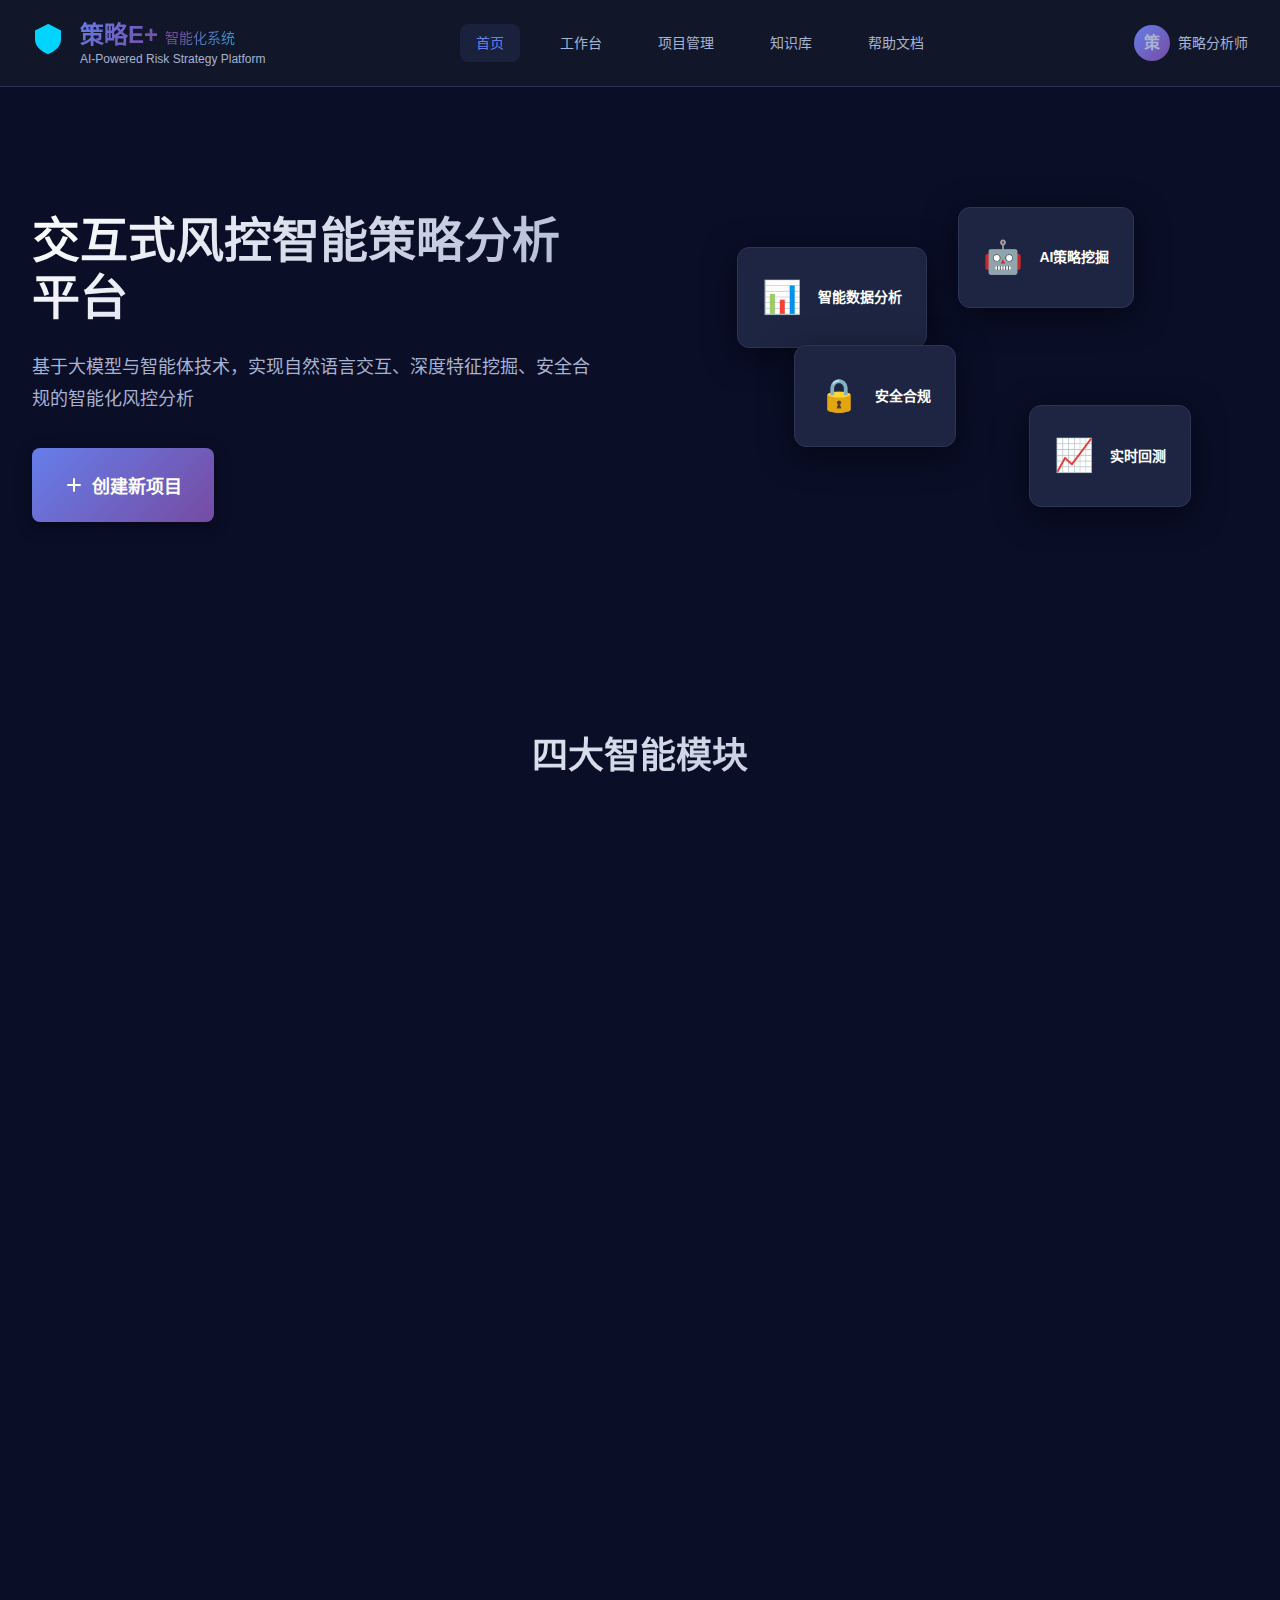
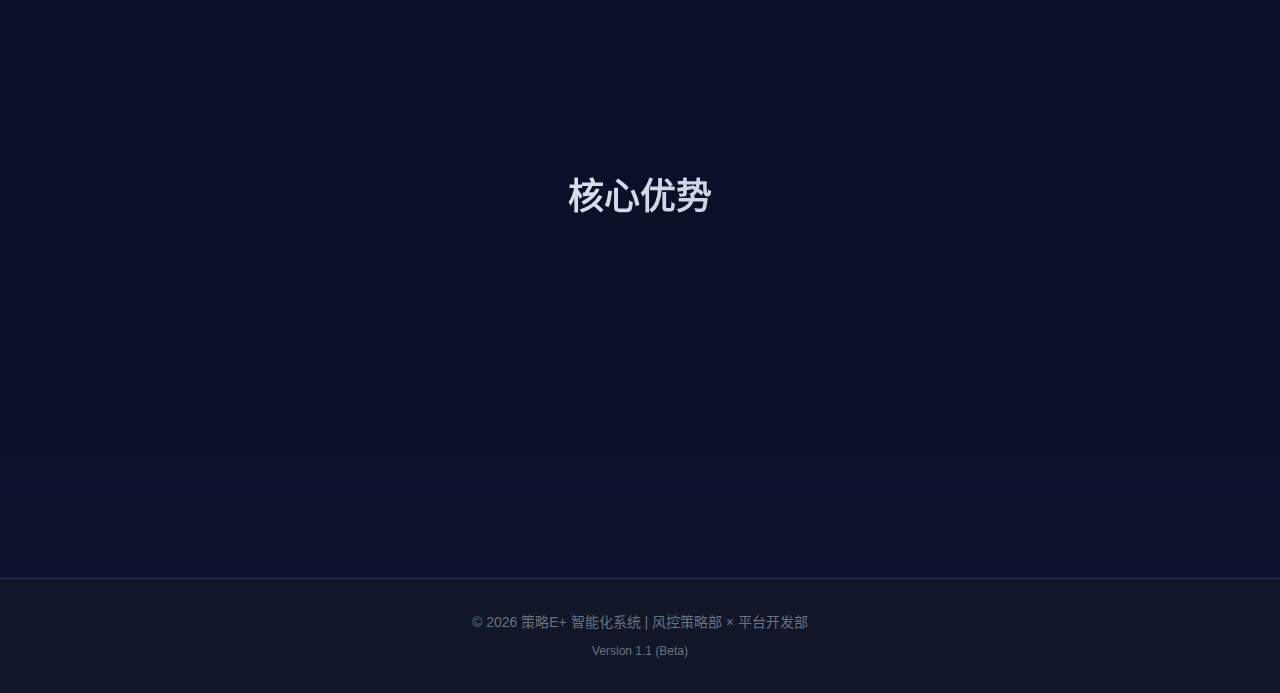
<file: index.html>
<!DOCTYPE html>
<html lang="zh-CN">
<head>
    <meta charset="UTF-8">
    <meta name="viewport" content="width=device-width, initial-scale=1.0">
    <title>策略E+ 智能化系统 - 智能风控策略分析平台</title>
    <link rel="stylesheet" href="assets/css/style.css">
</head>
<body class="home-page">
    <!-- 顶部导航栏 -->
    <header class="header">
        <div class="header-container">
            <div class="logo">
                <div class="logo-icon">
                    <svg width="32" height="32" viewBox="0 0 32 32" fill="none">
                        <path d="M16 2L28 8V16C28 23 22 28 16 30C10 28 4 23 4 16V8L16 2Z" fill="url(#gradient)" stroke="#00d4ff" stroke-width="2"/>
                        <defs>
                            <linearGradient id="gradient" x1="4" y1="2" x2="28" y2="30">
                                <stop offset="0%" stop-color="#00d4ff"/>
                                <stop offset="100%" stop-color="#7b2ff7"/>
                            </linearGradient>
                        </defs>
                    </svg>
                </div>
                <div class="logo-text">
                    <h1>策略E+ <span class="version">智能化系统</span></h1>
                    <p class="subtitle">AI-Powered Risk Strategy Platform</p>
                </div>
            </div>
            <nav class="nav">
                <a href="index.html" class="nav-link active">首页</a>
                <a href="workspace.html" class="nav-link">工作台</a>
                <a href="projects.html" class="nav-link">项目管理</a>
                <a href="#" class="nav-link">知识库</a>
                <a href="#" class="nav-link">帮助文档</a>
            </nav>
            <div class="user-info">
                <div class="user-avatar">策</div>
                <span>策略分析师</span>
            </div>
        </div>
    </header>

    <!-- 主体内容 -->
    <main class="main-content">
        <!-- Hero区域 -->
        <section class="hero">
            <div class="hero-content">
                <h2 class="hero-title">交互式风控智能策略分析平台</h2>
                <p class="hero-description">基于大模型与智能体技术，实现自然语言交互、深度特征挖掘、安全合规的智能化风控分析</p>
                <button class="btn-primary btn-large" onclick="showCreateProjectModal()">
                    <svg width="20" height="20" viewBox="0 0 20 20" fill="none">
                        <path d="M10 4V16M4 10H16" stroke="currentColor" stroke-width="2" stroke-linecap="round"/>
                    </svg>
                    <span>创建新项目</span>
                </button>
            </div>
            <div class="hero-visual">
                <div class="floating-card card-1">
                    <div class="card-icon">📊</div>
                    <div class="card-text">智能数据分析</div>
                </div>
                <div class="floating-card card-2">
                    <div class="card-icon">🤖</div>
                    <div class="card-text">AI策略挖掘</div>
                </div>
                <div class="floating-card card-3">
                    <div class="card-icon">🔒</div>
                    <div class="card-text">安全合规</div>
                </div>
                <div class="floating-card card-4">
                    <div class="card-icon">📈</div>
                    <div class="card-text">实时回测</div>
                </div>
            </div>
        </section>

        <!-- 四大智能模块 -->
        <section class="modules">
            <h3 class="section-title">四大智能模块</h3>
            <div class="modules-grid">
                <!-- 模块1：数据与脚本助手 -->
                <div class="module-card" onclick="goToWorkspace('operation')">
                    <div class="module-header">
                        <div class="module-icon" style="background: linear-gradient(135deg, #667eea 0%, #764ba2 100%);">
                            <svg width="32" height="32" viewBox="0 0 32 32" fill="none">
                                <path d="M8 6H24M8 12H24M8 18H18M8 24H14" stroke="white" stroke-width="2.5" stroke-linecap="round"/>
                            </svg>
                        </div>
                        <div class="module-badge">Operation Agent</div>
                    </div>
                    <h4 class="module-title">数据与脚本助手</h4>
                    <p class="module-desc">自然语言转SQL，智能数据提取与清洗，支持多表关联和时间窗口计算</p>
                    <div class="module-features">
                        <span class="feature-tag">Text-to-SQL</span>
                        <span class="feature-tag">智能预检</span>
                        <span class="feature-tag">沙箱机制</span>
                    </div>
                    <div class="module-stats">
                        <div class="stat">
                            <div class="stat-value">85%+</div>
                            <div class="stat-label">代码可用率</div>
                        </div>
                        <div class="stat">
                            <div class="stat-value">30min</div>
                            <div class="stat-label">平均耗时</div>
                        </div>
                    </div>
                </div>

                <!-- 模块2：策略挖掘与分析助手 -->
                <div class="module-card" onclick="goToWorkspace('insight')">
                    <div class="module-header">
                        <div class="module-icon" style="background: linear-gradient(135deg, #f093fb 0%, #f5576c 100%);">
                            <svg width="32" height="32" viewBox="0 0 32 32" fill="none">
                                <circle cx="16" cy="16" r="6" stroke="white" stroke-width="2.5"/>
                                <path d="M16 4V8M16 24V28M28 16H24M8 16H4M24 24L21 21M11 11L8 8M24 8L21 11M11 21L8 24" stroke="white" stroke-width="2.5" stroke-linecap="round"/>
                            </svg>
                        </div>
                        <div class="module-badge">Insight Agent</div>
                    </div>
                    <h4 class="module-title">策略挖掘与分析助手</h4>
                    <p class="module-desc">自动化特征寻优，智能分箱与可视化，多维特征组合挖掘</p>
                    <div class="module-features">
                        <span class="feature-tag">特征寻优</span>
                        <span class="feature-tag">智能分箱</span>
                        <span class="feature-tag">交互调整</span>
                    </div>
                    <div class="module-stats">
                        <div class="stat">
                            <div class="stat-value">5%+</div>
                            <div class="stat-label">坏账率降低</div>
                        </div>
                        <div class="stat">
                            <div class="stat-value">2pts</div>
                            <div class="stat-label">KS值提升</div>
                        </div>
                    </div>
                </div>

                <!-- 模块3：报告生成与解释助手 -->
                <div class="module-card" onclick="goToWorkspace('reporting')">
                    <div class="module-header">
                        <div class="module-icon" style="background: linear-gradient(135deg, #4facfe 0%, #00f2fe 100%);">
                            <svg width="32" height="32" viewBox="0 0 32 32" fill="none">
                                <rect x="6" y="6" width="20" height="20" rx="2" stroke="white" stroke-width="2.5"/>
                                <path d="M11 13H21M11 17H21M11 21H17" stroke="white" stroke-width="2" stroke-linecap="round"/>
                            </svg>
                        </div>
                        <div class="module-badge">Reporting Agent</div>
                    </div>
                    <h4 class="module-title">报告生成与解释助手</h4>
                    <p class="module-desc">策略规则白话化，自动化回测报告，一键导出多格式文档</p>
                    <div class="module-features">
                        <span class="feature-tag">白话翻译</span>
                        <span class="feature-tag">回测报告</span>
                        <span class="feature-tag">换手分析</span>
                    </div>
                    <div class="module-stats">
                        <div class="stat">
                            <div class="stat-value">3种</div>
                            <div class="stat-label">导出格式</div>
                        </div>
                        <div class="stat">
                            <div class="stat-value">&lt;5s</div>
                            <div class="stat-label">生成速度</div>
                        </div>
                    </div>
                </div>

                <!-- 模块4：知识库与合规助手 -->
                <div class="module-card" onclick="goToWorkspace('knowledge')">
                    <div class="module-header">
                        <div class="module-icon" style="background: linear-gradient(135deg, #fa709a 0%, #fee140 100%);">
                            <svg width="32" height="32" viewBox="0 0 32 32" fill="none">
                                <path d="M16 28C16 28 26 22 26 14V6L16 4L6 6V14C6 22 16 28 16 28Z" stroke="white" stroke-width="2.5" stroke-linecap="round" stroke-linejoin="round"/>
                                <path d="M16 12V16M16 20H16.01" stroke="white" stroke-width="2.5" stroke-linecap="round"/>
                            </svg>
                        </div>
                        <div class="module-badge">Knowledge Agent</div>
                    </div>
                    <h4 class="module-title">知识库与合规助手</h4>
                    <p class="module-desc">制度智能问答，实时合规检查，敏感字段自动拦截</p>
                    <div class="module-features">
                        <span class="feature-tag">智能问答</span>
                        <span class="feature-tag">合规阻断</span>
                        <span class="feature-tag">知识沉淀</span>
                    </div>
                    <div class="module-stats">
                        <div class="stat">
                            <div class="stat-value">100%</div>
                            <div class="stat-label">合规拦截</div>
                        </div>
                        <div class="stat">
                            <div class="stat-value">&lt;3s</div>
                            <div class="stat-label">响应时间</div>
                        </div>
                    </div>
                </div>
            </div>
        </section>

        <!-- 核心优势 -->
        <section class="advantages">
            <h3 class="section-title">核心优势</h3>
            <div class="advantages-grid">
                <div class="advantage-card">
                    <div class="advantage-icon">💬</div>
                    <h5>自然语言交互</h5>
                    <p>支持中文直接对话，无需编写代码，降低使用门槛</p>
                </div>
                <div class="advantage-card">
                    <div class="advantage-icon">🎯</div>
                    <h5>深度智能挖掘</h5>
                    <p>自动遍历变量组合，找到风险区分度最高的特征</p>
                </div>
                <div class="advantage-card">
                    <div class="advantage-icon">🔐</div>
                    <h5>安全合规保障</h5>
                    <p>数据分级处理，敏感字段自动拦截，全程可追溯</p>
                </div>
                <div class="advantage-card">
                    <div class="advantage-icon">⚡</div>
                    <h5>效率大幅提升</h5>
                    <p>取数时间从4小时降至30分钟，代码可用率85%+</p>
                </div>
            </div>
        </section>
    </main>

    <!-- 底部 -->
    <footer class="footer">
        <div class="footer-content">
            <p>&copy; 2026 策略E+ 智能化系统 | 风控策略部 × 平台开发部</p>
            <p class="footer-version">Version 1.1 (Beta)</p>
        </div>
    </footer>

    <!-- 创建项目对话框 -->
    <div class="modal" id="createProjectModal" style="display: none;">
        <div class="modal-overlay" onclick="closeCreateProjectModal()"></div>
        <div class="modal-content modal-medium">
            <div class="modal-header">
                <h2>创建新策略分析项目</h2>
                <button class="modal-close" onclick="closeCreateProjectModal()">×</button>
            </div>
            <div class="modal-body">
                <form id="createProjectForm" onsubmit="handleCreateProject(event)">
                    <div class="form-group">
                        <label for="projectName">项目名称 <span class="required">*</span></label>
                        <input 
                            type="text" 
                            id="projectName" 
                            name="projectName" 
                            placeholder="例如：年轻用户风险拦截策略分析"
                            required
                            maxlength="50"
                        >
                        <div class="form-hint">简洁明了地描述这个分析项目的目标</div>
                    </div>
                    
                    <div class="form-group">
                        <label for="projectDescription">项目描述</label>
                        <textarea 
                            id="projectDescription" 
                            name="projectDescription" 
                            rows="3"
                            placeholder="简要描述这个分析的目标和范围，例如：针对18-24岁年轻用户群体的风险特征分析，通过策略规则拦截高风险客群"
                            maxlength="200"
                        ></textarea>
                        <div class="form-hint">可选，但建议填写以便后续查看和管理</div>
                    </div>
                    
                    <div class="form-group">
                        <label for="projectTags">标签（可选）</label>
                        <div class="tags-input-container">
                            <div class="tags-list" id="tagsList"></div>
                            <input 
                                type="text" 
                                id="tagInput" 
                                placeholder="输入标签后按回车添加"
                                onkeydown="handleTagInput(event)"
                            >
                        </div>
                        <div class="form-hint">添加标签便于分类和搜索，例如：年轻用户、风险拦截</div>
                    </div>
                    
                    <div class="form-actions">
                        <button type="button" class="btn-secondary" onclick="closeCreateProjectModal()">取消</button>
                        <button type="submit" class="btn-primary">创建并开始分析</button>
                    </div>
                </form>
            </div>
        </div>
    </div>

    <script src="assets/js/main.js"></script>
</body>
</html>
</file>
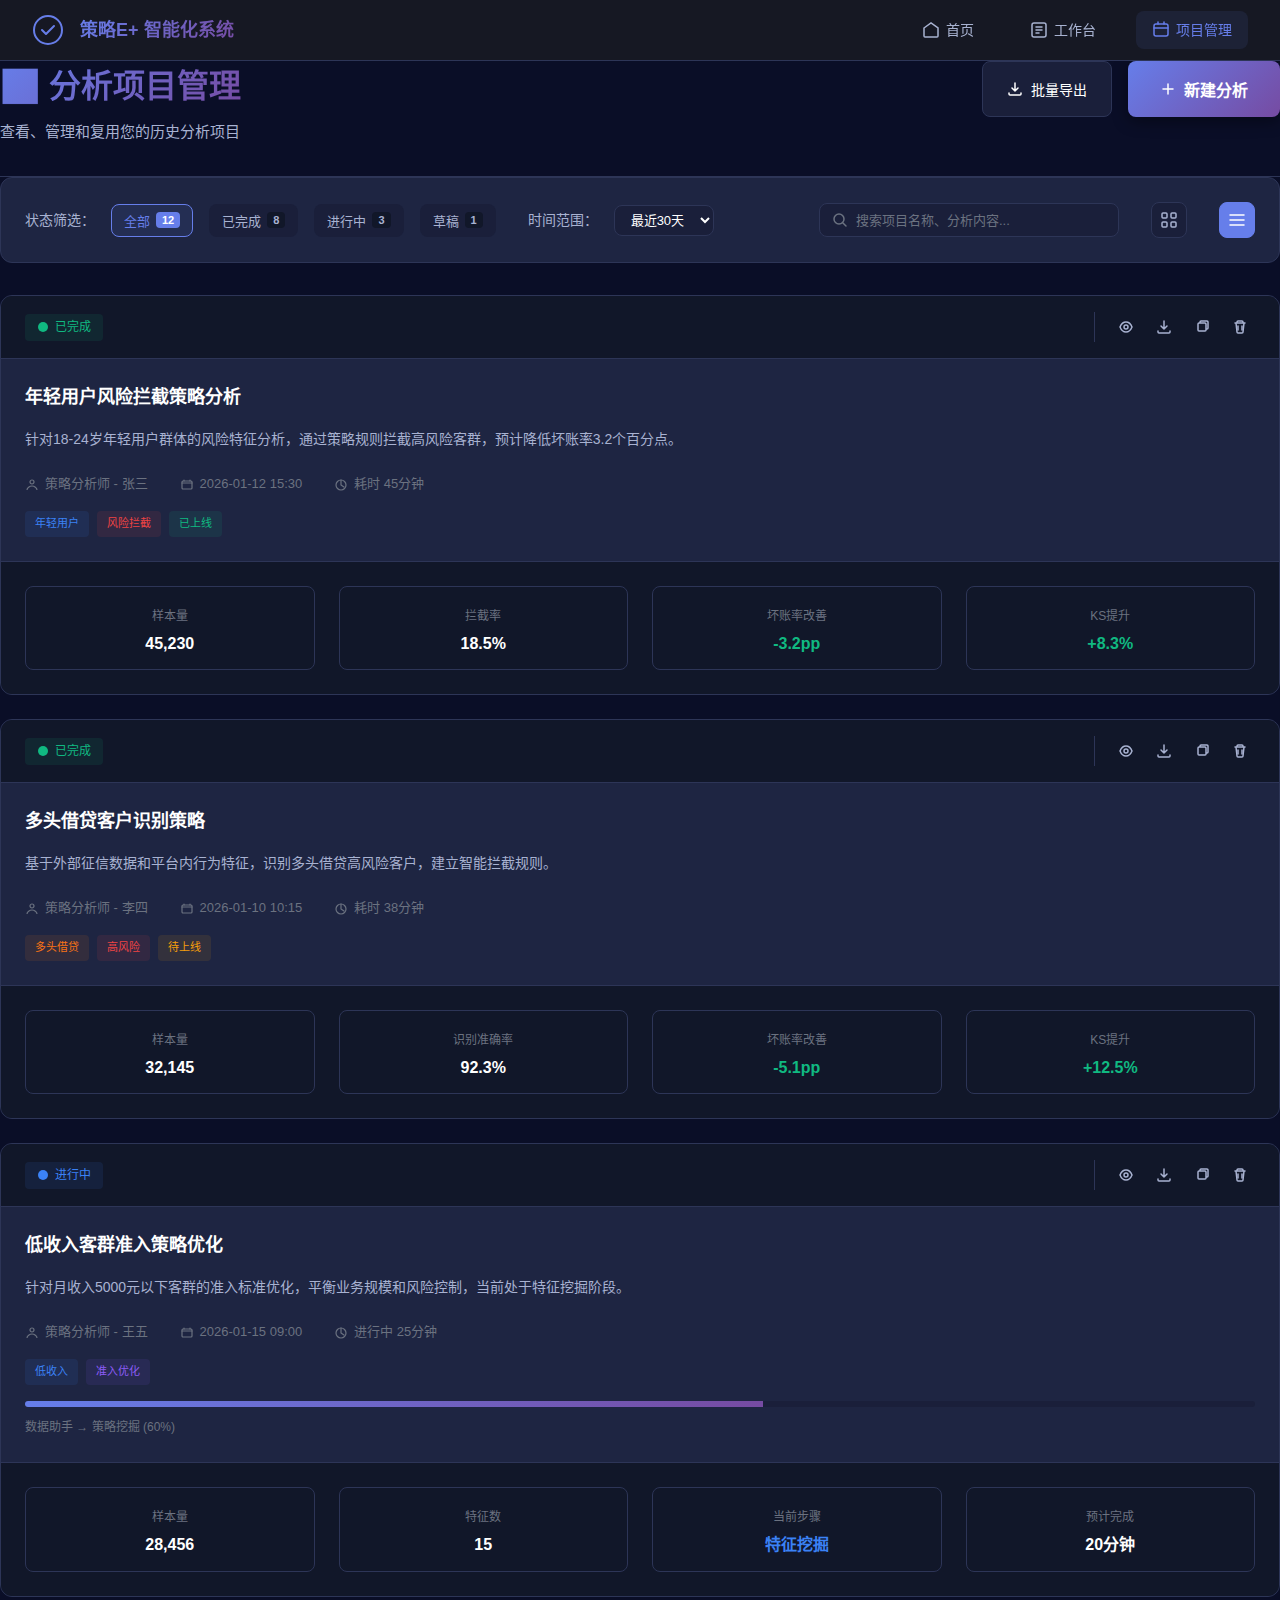
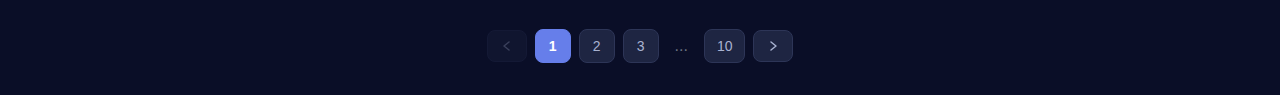
<file: projects.html>
<!DOCTYPE html>
<html lang="zh-CN">
<head>
    <meta charset="UTF-8">
    <meta name="viewport" content="width=device-width, initial-scale=1.0">
    <title>分析项目管理 - 策略E+智能化系统</title>
    <link rel="stylesheet" href="assets/css/style.css">
    <link rel="stylesheet" href="assets/css/projects.css">
</head>
<body>
    <!-- 导航栏 -->
    <nav class="navbar">
        <div class="navbar-container">
            <div class="navbar-brand">
                <svg width="32" height="32" viewBox="0 0 32 32" fill="none">
                    <circle cx="16" cy="16" r="14" stroke="url(#gradient)" stroke-width="2"/>
                    <path d="M10 16L14 20L22 12" stroke="url(#gradient)" stroke-width="2" stroke-linecap="round" stroke-linejoin="round"/>
                    <defs>
                        <linearGradient id="gradient" x1="0" y1="0" x2="32" y2="32">
                            <stop offset="0%" stop-color="#667eea"/>
                            <stop offset="100%" stop-color="#764ba2"/>
                        </linearGradient>
                    </defs>
                </svg>
                <span>策略E+ 智能化系统</span>
            </div>
            <div class="navbar-menu">
                <a href="index.html" class="navbar-item">
                    <svg width="18" height="18" viewBox="0 0 18 18" fill="none">
                        <path d="M2 7L9 2L16 7V15C16 15.5523 15.5523 16 15 16H3C2.44772 16 2 15.5523 2 15V7Z" stroke="currentColor" stroke-width="1.5"/>
                    </svg>
                    首页
                </a>
                <a href="workspace.html" class="navbar-item">
                    <svg width="18" height="18" viewBox="0 0 18 18" fill="none">
                        <rect x="2" y="2" width="14" height="14" rx="2" stroke="currentColor" stroke-width="1.5"/>
                        <path d="M6 6H12M6 9H12M6 12H9" stroke="currentColor" stroke-width="1.5" stroke-linecap="round"/>
                    </svg>
                    工作台
                </a>
                <a href="projects.html" class="navbar-item active">
                    <svg width="18" height="18" viewBox="0 0 18 18" fill="none">
                        <rect x="2" y="3" width="14" height="12" rx="2" stroke="currentColor" stroke-width="1.5"/>
                        <path d="M6 3V1M12 3V1M2 7H16" stroke="currentColor" stroke-width="1.5" stroke-linecap="round"/>
                    </svg>
                    项目管理
                </a>
            </div>
        </div>
    </nav>

    <!-- 主容器 -->
    <div class="projects-container">
        <!-- 页面标题 -->
        <div class="page-header">
            <div class="page-header-left">
                <h1>📊 分析项目管理</h1>
                <p class="page-subtitle">查看、管理和复用您的历史分析项目</p>
            </div>
            <div class="page-header-right">
                <button class="btn-secondary btn-medium" onclick="exportAllProjects()">
                    <svg width="16" height="16" viewBox="0 0 16 16" fill="none">
                        <path d="M8 2V10M8 10L5 7M8 10L11 7" stroke="currentColor" stroke-width="1.5" stroke-linecap="round" stroke-linejoin="round"/>
                        <path d="M2 12V13C2 13.5523 2.44772 14 3 14H13C13.5523 14 14 13.5523 14 13V12" stroke="currentColor" stroke-width="1.5" stroke-linecap="round"/>
                    </svg>
                    批量导出
                </button>
                <button class="btn-primary btn-medium" onclick="window.location.href='workspace.html'">
                    <svg width="16" height="16" viewBox="0 0 16 16" fill="none">
                        <path d="M8 3V13M3 8H13" stroke="currentColor" stroke-width="1.5" stroke-linecap="round" stroke-linejoin="round"/>
                    </svg>
                    新建分析
                </button>
            </div>
        </div>

        <!-- 筛选和搜索栏 -->
        <div class="filter-bar">
            <div class="filter-bar-left">
                <div class="filter-group">
                    <label>状态筛选：</label>
                    <button class="filter-btn active" data-status="all" onclick="filterByStatus('all')">
                        全部 <span class="filter-count">12</span>
                    </button>
                    <button class="filter-btn" data-status="completed" onclick="filterByStatus('completed')">
                        已完成 <span class="filter-count">8</span>
                    </button>
                    <button class="filter-btn" data-status="in-progress" onclick="filterByStatus('in-progress')">
                        进行中 <span class="filter-count">3</span>
                    </button>
                    <button class="filter-btn" data-status="draft" onclick="filterByStatus('draft')">
                        草稿 <span class="filter-count">1</span>
                    </button>
                </div>
                <div class="filter-group">
                    <label>时间范围：</label>
                    <select class="filter-select" onchange="filterByTime(this.value)">
                        <option value="all">全部时间</option>
                        <option value="today">今天</option>
                        <option value="week">最近7天</option>
                        <option value="month" selected>最近30天</option>
                        <option value="quarter">最近90天</option>
                    </select>
                </div>
            </div>
            <div class="filter-bar-right">
                <div class="search-box">
                    <svg width="16" height="16" viewBox="0 0 16 16" fill="none">
                        <circle cx="7" cy="7" r="5" stroke="currentColor" stroke-width="1.5"/>
                        <path d="M11 11L14 14" stroke="currentColor" stroke-width="1.5" stroke-linecap="round"/>
                    </svg>
                    <input type="text" placeholder="搜索项目名称、分析内容..." onkeyup="searchProjects(this.value)">
                </div>
                <button class="view-toggle-btn" onclick="toggleView('grid')" data-view="grid">
                    <svg width="18" height="18" viewBox="0 0 18 18" fill="none">
                        <rect x="2" y="2" width="5" height="5" rx="1" stroke="currentColor" stroke-width="1.5"/>
                        <rect x="11" y="2" width="5" height="5" rx="1" stroke="currentColor" stroke-width="1.5"/>
                        <rect x="2" y="11" width="5" height="5" rx="1" stroke="currentColor" stroke-width="1.5"/>
                        <rect x="11" y="11" width="5" height="5" rx="1" stroke="currentColor" stroke-width="1.5"/>
                    </svg>
                </button>
                <button class="view-toggle-btn active" onclick="toggleView('list')" data-view="list">
                    <svg width="18" height="18" viewBox="0 0 18 18" fill="none">
                        <path d="M2 4H16M2 9H16M2 14H16" stroke="currentColor" stroke-width="1.5" stroke-linecap="round"/>
                    </svg>
                </button>
            </div>
        </div>

        <!-- 项目列表 -->
        <div class="projects-list" id="projectsList">
            <!-- 项目1：年轻用户风险拦截策略分析 -->
            <div class="project-card" data-status="completed" data-id="proj-001">
                <div class="project-card-header">
                    <div class="project-status status-completed">
                        <svg width="12" height="12" viewBox="0 0 12 12" fill="none">
                            <circle cx="6" cy="6" r="5" fill="currentColor"/>
                        </svg>
                        已完成
                    </div>
                    <div class="project-actions">
                        <button class="action-btn" onclick="openProject('proj-001')" title="打开项目">
                            <svg width="16" height="16" viewBox="0 0 16 16" fill="none">
                                <path d="M2 8C2 8 4 3 8 3C12 3 14 8 14 8C14 8 12 13 8 13C4 13 2 8 2 8Z" stroke="currentColor" stroke-width="1.5"/>
                                <circle cx="8" cy="8" r="2" stroke="currentColor" stroke-width="1.5"/>
                            </svg>
                        </button>
                        <button class="action-btn" onclick="exportProject('proj-001')" title="导出">
                            <svg width="16" height="16" viewBox="0 0 16 16" fill="none">
                                <path d="M8 2V10M8 10L5 7M8 10L11 7" stroke="currentColor" stroke-width="1.5" stroke-linecap="round" stroke-linejoin="round"/>
                                <path d="M2 12V13C2 13.5523 2.44772 14 3 14H13C13.5523 14 14 13.5523 14 13V12" stroke="currentColor" stroke-width="1.5" stroke-linecap="round"/>
                            </svg>
                        </button>
                        <button class="action-btn" onclick="duplicateProject('proj-001')" title="复制">
                            <svg width="16" height="16" viewBox="0 0 16 16" fill="none">
                                <rect x="4" y="4" width="8" height="8" rx="1" stroke="currentColor" stroke-width="1.5"/>
                                <path d="M6 4V3C6 2.44772 6.44772 2 7 2H13C13.5523 2 14 2.44772 14 3V9C14 9.55228 13.5523 10 13 10H12" stroke="currentColor" stroke-width="1.5"/>
                            </svg>
                        </button>
                        <button class="action-btn action-btn-danger" onclick="deleteProject('proj-001')" title="删除">
                            <svg width="16" height="16" viewBox="0 0 16 16" fill="none">
                                <path d="M3 4H13M5 4V3C5 2.44772 5.44772 2 6 2H10C10.5523 2 11 2.44772 11 3V4M6 7V11M10 7V11" stroke="currentColor" stroke-width="1.5" stroke-linecap="round"/>
                                <path d="M4 4L5 13C5 13.5523 5.44772 14 6 14H10C10.5523 14 11 13.5523 11 13L12 4" stroke="currentColor" stroke-width="1.5"/>
                            </svg>
                        </button>
                    </div>
                </div>
                <div class="project-card-body">
                    <h3 class="project-title">年轻用户风险拦截策略分析</h3>
                    <p class="project-description">
                        针对18-24岁年轻用户群体的风险特征分析，通过策略规则拦截高风险客群，预计降低坏账率3.2个百分点。
                    </p>
                    <div class="project-meta">
                        <div class="meta-item">
                            <svg width="14" height="14" viewBox="0 0 14 14" fill="none">
                                <circle cx="7" cy="4" r="2" stroke="currentColor" stroke-width="1.2"/>
                                <path d="M2 12C2 9.79086 4.68629 8 7 8C9.31371 8 12 9.79086 12 12" stroke="currentColor" stroke-width="1.2"/>
                            </svg>
                            <span>策略分析师 - 张三</span>
                        </div>
                        <div class="meta-item">
                            <svg width="14" height="14" viewBox="0 0 14 14" fill="none">
                                <rect x="2" y="3" width="10" height="8" rx="1" stroke="currentColor" stroke-width="1.2"/>
                                <path d="M4 3V2M10 3V2M2 5H12" stroke="currentColor" stroke-width="1.2" stroke-linecap="round"/>
                            </svg>
                            <span>2026-01-12 15:30</span>
                        </div>
                        <div class="meta-item">
                            <svg width="14" height="14" viewBox="0 0 14 14" fill="none">
                                <path d="M7 2V7L10 9" stroke="currentColor" stroke-width="1.2" stroke-linecap="round" stroke-linejoin="round"/>
                                <circle cx="7" cy="7" r="5" stroke="currentColor" stroke-width="1.2"/>
                            </svg>
                            <span>耗时 45分钟</span>
                        </div>
                    </div>
                    <div class="project-tags">
                        <span class="tag tag-blue">年轻用户</span>
                        <span class="tag tag-red">风险拦截</span>
                        <span class="tag tag-green">已上线</span>
                    </div>
                </div>
                <div class="project-card-footer">
                    <div class="project-stats">
                        <div class="stat-item">
                            <span class="stat-label">样本量</span>
                            <span class="stat-value">45,230</span>
                        </div>
                        <div class="stat-item">
                            <span class="stat-label">拦截率</span>
                            <span class="stat-value">18.5%</span>
                        </div>
                        <div class="stat-item">
                            <span class="stat-label">坏账率改善</span>
                            <span class="stat-value text-success">-3.2pp</span>
                        </div>
                        <div class="stat-item">
                            <span class="stat-label">KS提升</span>
                            <span class="stat-value text-success">+8.3%</span>
                        </div>
                    </div>
                </div>
            </div>

            <!-- 项目2：多头借贷客户识别策略 -->
            <div class="project-card" data-status="completed" data-id="proj-002">
                <div class="project-card-header">
                    <div class="project-status status-completed">
                        <svg width="12" height="12" viewBox="0 0 12 12" fill="none">
                            <circle cx="6" cy="6" r="5" fill="currentColor"/>
                        </svg>
                        已完成
                    </div>
                    <div class="project-actions">
                        <button class="action-btn" onclick="openProject('proj-002')" title="打开项目">
                            <svg width="16" height="16" viewBox="0 0 16 16" fill="none">
                                <path d="M2 8C2 8 4 3 8 3C12 3 14 8 14 8C14 8 12 13 8 13C4 13 2 8 2 8Z" stroke="currentColor" stroke-width="1.5"/>
                                <circle cx="8" cy="8" r="2" stroke="currentColor" stroke-width="1.5"/>
                            </svg>
                        </button>
                        <button class="action-btn" onclick="exportProject('proj-002')" title="导出">
                            <svg width="16" height="16" viewBox="0 0 16 16" fill="none">
                                <path d="M8 2V10M8 10L5 7M8 10L11 7" stroke="currentColor" stroke-width="1.5" stroke-linecap="round" stroke-linejoin="round"/>
                                <path d="M2 12V13C2 13.5523 2.44772 14 3 14H13C13.5523 14 14 13.5523 14 13V12" stroke="currentColor" stroke-width="1.5" stroke-linecap="round"/>
                            </svg>
                        </button>
                        <button class="action-btn" onclick="duplicateProject('proj-002')" title="复制">
                            <svg width="16" height="16" viewBox="0 0 16 16" fill="none">
                                <rect x="4" y="4" width="8" height="8" rx="1" stroke="currentColor" stroke-width="1.5"/>
                                <path d="M6 4V3C6 2.44772 6.44772 2 7 2H13C13.5523 2 14 2.44772 14 3V9C14 9.55228 13.5523 10 13 10H12" stroke="currentColor" stroke-width="1.5"/>
                            </svg>
                        </button>
                        <button class="action-btn action-btn-danger" onclick="deleteProject('proj-002')" title="删除">
                            <svg width="16" height="16" viewBox="0 0 16 16" fill="none">
                                <path d="M3 4H13M5 4V3C5 2.44772 5.44772 2 6 2H10C10.5523 2 11 2.44772 11 3V4M6 7V11M10 7V11" stroke="currentColor" stroke-width="1.5" stroke-linecap="round"/>
                                <path d="M4 4L5 13C5 13.5523 5.44772 14 6 14H10C10.5523 14 11 13.5523 11 13L12 4" stroke="currentColor" stroke-width="1.5"/>
                            </svg>
                        </button>
                    </div>
                </div>
                <div class="project-card-body">
                    <h3 class="project-title">多头借贷客户识别策略</h3>
                    <p class="project-description">
                        基于外部征信数据和平台内行为特征，识别多头借贷高风险客户，建立智能拦截规则。
                    </p>
                    <div class="project-meta">
                        <div class="meta-item">
                            <svg width="14" height="14" viewBox="0 0 14 14" fill="none">
                                <circle cx="7" cy="4" r="2" stroke="currentColor" stroke-width="1.2"/>
                                <path d="M2 12C2 9.79086 4.68629 8 7 8C9.31371 8 12 9.79086 12 12" stroke="currentColor" stroke-width="1.2"/>
                            </svg>
                            <span>策略分析师 - 李四</span>
                        </div>
                        <div class="meta-item">
                            <svg width="14" height="14" viewBox="0 0 14 14" fill="none">
                                <rect x="2" y="3" width="10" height="8" rx="1" stroke="currentColor" stroke-width="1.2"/>
                                <path d="M4 3V2M10 3V2M2 5H12" stroke="currentColor" stroke-width="1.2" stroke-linecap="round"/>
                            </svg>
                            <span>2026-01-10 10:15</span>
                        </div>
                        <div class="meta-item">
                            <svg width="14" height="14" viewBox="0 0 14 14" fill="none">
                                <path d="M7 2V7L10 9" stroke="currentColor" stroke-width="1.2" stroke-linecap="round" stroke-linejoin="round"/>
                                <circle cx="7" cy="7" r="5" stroke="currentColor" stroke-width="1.2"/>
                            </svg>
                            <span>耗时 38分钟</span>
                        </div>
                    </div>
                    <div class="project-tags">
                        <span class="tag tag-orange">多头借贷</span>
                        <span class="tag tag-red">高风险</span>
                        <span class="tag tag-yellow">待上线</span>
                    </div>
                </div>
                <div class="project-card-footer">
                    <div class="project-stats">
                        <div class="stat-item">
                            <span class="stat-label">样本量</span>
                            <span class="stat-value">32,145</span>
                        </div>
                        <div class="stat-item">
                            <span class="stat-label">识别准确率</span>
                            <span class="stat-value">92.3%</span>
                        </div>
                        <div class="stat-item">
                            <span class="stat-label">坏账率改善</span>
                            <span class="stat-value text-success">-5.1pp</span>
                        </div>
                        <div class="stat-item">
                            <span class="stat-label">KS提升</span>
                            <span class="stat-value text-success">+12.5%</span>
                        </div>
                    </div>
                </div>
            </div>

            <!-- 项目3：低收入客群准入策略优化（进行中）-->
            <div class="project-card" data-status="in-progress" data-id="proj-003">
                <div class="project-card-header">
                    <div class="project-status status-in-progress">
                        <svg width="12" height="12" viewBox="0 0 12 12" fill="none">
                            <circle cx="6" cy="6" r="5" fill="currentColor"/>
                        </svg>
                        进行中
                    </div>
                    <div class="project-actions">
                        <button class="action-btn" onclick="openProject('proj-003')" title="打开项目">
                            <svg width="16" height="16" viewBox="0 0 16 16" fill="none">
                                <path d="M2 8C2 8 4 3 8 3C12 3 14 8 14 8C14 8 12 13 8 13C4 13 2 8 2 8Z" stroke="currentColor" stroke-width="1.5"/>
                                <circle cx="8" cy="8" r="2" stroke="currentColor" stroke-width="1.5"/>
                            </svg>
                        </button>
                        <button class="action-btn" onclick="exportProject('proj-003')" title="导出">
                            <svg width="16" height="16" viewBox="0 0 16 16" fill="none">
                                <path d="M8 2V10M8 10L5 7M8 10L11 7" stroke="currentColor" stroke-width="1.5" stroke-linecap="round" stroke-linejoin="round"/>
                                <path d="M2 12V13C2 13.5523 2.44772 14 3 14H13C13.5523 14 14 13.5523 14 13V12" stroke="currentColor" stroke-width="1.5" stroke-linecap="round"/>
                            </svg>
                        </button>
                        <button class="action-btn" onclick="duplicateProject('proj-003')" title="复制">
                            <svg width="16" height="16" viewBox="0 0 16 16" fill="none">
                                <rect x="4" y="4" width="8" height="8" rx="1" stroke="currentColor" stroke-width="1.5"/>
                                <path d="M6 4V3C6 2.44772 6.44772 2 7 2H13C13.5523 2 14 2.44772 14 3V9C14 9.55228 13.5523 10 13 10H12" stroke="currentColor" stroke-width="1.5"/>
                            </svg>
                        </button>
                        <button class="action-btn action-btn-danger" onclick="deleteProject('proj-003')" title="删除">
                            <svg width="16" height="16" viewBox="0 0 16 16" fill="none">
                                <path d="M3 4H13M5 4V3C5 2.44772 5.44772 2 6 2H10C10.5523 2 11 2.44772 11 3V4M6 7V11M10 7V11" stroke="currentColor" stroke-width="1.5" stroke-linecap="round"/>
                                <path d="M4 4L5 13C5 13.5523 5.44772 14 6 14H10C10.5523 14 11 13.5523 11 13L12 4" stroke="currentColor" stroke-width="1.5"/>
                            </svg>
                        </button>
                    </div>
                </div>
                <div class="project-card-body">
                    <h3 class="project-title">低收入客群准入策略优化</h3>
                    <p class="project-description">
                        针对月收入5000元以下客群的准入标准优化，平衡业务规模和风险控制，当前处于特征挖掘阶段。
                    </p>
                    <div class="project-meta">
                        <div class="meta-item">
                            <svg width="14" height="14" viewBox="0 0 14 14" fill="none">
                                <circle cx="7" cy="4" r="2" stroke="currentColor" stroke-width="1.2"/>
                                <path d="M2 12C2 9.79086 4.68629 8 7 8C9.31371 8 12 9.79086 12 12" stroke="currentColor" stroke-width="1.2"/>
                            </svg>
                            <span>策略分析师 - 王五</span>
                        </div>
                        <div class="meta-item">
                            <svg width="14" height="14" viewBox="0 0 14 14" fill="none">
                                <rect x="2" y="3" width="10" height="8" rx="1" stroke="currentColor" stroke-width="1.2"/>
                                <path d="M4 3V2M10 3V2M2 5H12" stroke="currentColor" stroke-width="1.2" stroke-linecap="round"/>
                            </svg>
                            <span>2026-01-15 09:00</span>
                        </div>
                        <div class="meta-item">
                            <svg width="14" height="14" viewBox="0 0 14 14" fill="none">
                                <path d="M7 2V7L10 9" stroke="currentColor" stroke-width="1.2" stroke-linecap="round" stroke-linejoin="round"/>
                                <circle cx="7" cy="7" r="5" stroke="currentColor" stroke-width="1.2"/>
                            </svg>
                            <span>进行中 25分钟</span>
                        </div>
                    </div>
                    <div class="project-tags">
                        <span class="tag tag-blue">低收入</span>
                        <span class="tag tag-purple">准入优化</span>
                    </div>
                    <div class="project-progress">
                        <div class="progress-bar">
                            <div class="progress-fill" style="width: 60%"></div>
                        </div>
                        <span class="progress-text">数据助手 → 策略挖掘 (60%)</span>
                    </div>
                </div>
                <div class="project-card-footer">
                    <div class="project-stats">
                        <div class="stat-item">
                            <span class="stat-label">样本量</span>
                            <span class="stat-value">28,456</span>
                        </div>
                        <div class="stat-item">
                            <span class="stat-label">特征数</span>
                            <span class="stat-value">15</span>
                        </div>
                        <div class="stat-item">
                            <span class="stat-label">当前步骤</span>
                            <span class="stat-value text-info">特征挖掘</span>
                        </div>
                        <div class="stat-item">
                            <span class="stat-label">预计完成</span>
                            <span class="stat-value">20分钟</span>
                        </div>
                    </div>
                </div>
            </div>

            <!-- 更多项目可以继续添加... -->
        </div>

        <!-- 分页 -->
        <div class="pagination">
            <button class="pagination-btn" disabled>
                <svg width="14" height="14" viewBox="0 0 14 14" fill="none">
                    <path d="M9 3L4 7L9 11" stroke="currentColor" stroke-width="1.5" stroke-linecap="round" stroke-linejoin="round"/>
                </svg>
            </button>
            <button class="pagination-btn active">1</button>
            <button class="pagination-btn">2</button>
            <button class="pagination-btn">3</button>
            <span class="pagination-dots">...</span>
            <button class="pagination-btn">10</button>
            <button class="pagination-btn">
                <svg width="14" height="14" viewBox="0 0 14 14" fill="none">
                    <path d="M5 3L10 7L5 11" stroke="currentColor" stroke-width="1.5" stroke-linecap="round" stroke-linejoin="round"/>
                </svg>
            </button>
        </div>
    </div>

    <!-- 项目详情弹窗 -->
    <div class="modal" id="projectModal" style="display: none;">
        <div class="modal-overlay" onclick="closeModal()"></div>
        <div class="modal-content modal-large">
            <div class="modal-header">
                <h2 id="modalTitle">项目详情</h2>
                <button class="modal-close" onclick="closeModal()">×</button>
            </div>
            <div class="modal-body" id="modalBody">
                <!-- 动态加载项目详情内容 -->
            </div>
        </div>
    </div>

    <script src="assets/js/projects.js"></script>
</body>
</html>
</file>
<file: assets/css/style.css>
/* ==========================================================================
   策略E+ 智能化系统 - 全局样式
   ========================================================================== */

/* 全局重置和基础样式 */
* {
    margin: 0;
    padding: 0;
    box-sizing: border-box;
}

:root {
    /* 色彩系统 */
    --primary-color: #667eea;
    --secondary-color: #764ba2;
    --accent-color: #00d4ff;
    --success-color: #10b981;
    --warning-color: #f59e0b;
    --error-color: #ef4444;
    
    /* 背景色 */
    --bg-primary: #0a0e27;
    --bg-secondary: #111729;
    --bg-tertiary: #1a1f3a;
    --bg-card: #1e2542;
    
    /* 文字颜色 */
    --text-primary: #ffffff;
    --text-secondary: #a8b2d1;
    --text-tertiary: #6b7280;
    
    /* 边框和分隔线 */
    --border-color: #2d3557;
    --divider-color: rgba(255, 255, 255, 0.1);
    
    /* 阴影 */
    --shadow-sm: 0 2px 8px rgba(0, 0, 0, 0.3);
    --shadow-md: 0 4px 16px rgba(0, 0, 0, 0.4);
    --shadow-lg: 0 8px 32px rgba(0, 0, 0, 0.5);
    --shadow-glow: 0 0 20px rgba(102, 126, 234, 0.3);
    
    /* 间距 */
    --spacing-xs: 4px;
    --spacing-sm: 8px;
    --spacing-md: 16px;
    --spacing-lg: 24px;
    --spacing-xl: 32px;
    
    /* 圆角 */
    --radius-sm: 4px;
    --radius-md: 8px;
    --radius-lg: 12px;
    --radius-xl: 16px;
    
    /* 过渡 */
    --transition-fast: 0.15s ease;
    --transition-base: 0.3s ease;
    --transition-slow: 0.5s ease;
}

body {
    font-family: -apple-system, BlinkMacSystemFont, 'Segoe UI', 'PingFang SC', 'Hiragino Sans GB', 
                 'Microsoft YaHei', 'Helvetica Neue', Helvetica, Arial, sans-serif;
    background: var(--bg-primary);
    color: var(--text-primary);
    line-height: 1.6;
    overflow-x: hidden;
}

/* 滚动条样式 */
::-webkit-scrollbar {
    width: 8px;
    height: 8px;
}

::-webkit-scrollbar-track {
    background: var(--bg-secondary);
}

::-webkit-scrollbar-thumb {
    background: var(--border-color);
    border-radius: 4px;
}

::-webkit-scrollbar-thumb:hover {
    background: var(--primary-color);
}

/* ==========================================================================
   首页样式
   ========================================================================== */

/* 顶部导航栏 */
.header {
    background: var(--bg-secondary);
    border-bottom: 1px solid var(--border-color);
    padding: var(--spacing-md) 0;
    position: sticky;
    top: 0;
    z-index: 100;
    backdrop-filter: blur(10px);
}

.header-container {
    max-width: 1400px;
    margin: 0 auto;
    padding: 0 var(--spacing-xl);
    display: flex;
    align-items: center;
    justify-content: space-between;
}

.logo {
    display: flex;
    align-items: center;
    gap: var(--spacing-md);
}

.logo-icon {
    animation: pulse 3s ease-in-out infinite;
}

@keyframes pulse {
    0%, 100% { opacity: 1; transform: scale(1); }
    50% { opacity: 0.8; transform: scale(1.05); }
}

.logo-text h1 {
    font-size: 24px;
    font-weight: 700;
    background: linear-gradient(135deg, #667eea 0%, #764ba2 50%, #00d4ff 100%);
    -webkit-background-clip: text;
    -webkit-text-fill-color: transparent;
    background-clip: text;
}

.logo-text .version {
    font-size: 14px;
    font-weight: 500;
}

.logo-text .subtitle {
    font-size: 12px;
    color: var(--text-secondary);
    margin-top: -4px;
}

.nav {
    display: flex;
    gap: var(--spacing-lg);
}

.nav-link {
    color: var(--text-secondary);
    text-decoration: none;
    padding: var(--spacing-sm) var(--spacing-md);
    border-radius: var(--radius-md);
    transition: var(--transition-base);
    font-size: 14px;
}

.nav-link:hover {
    color: var(--text-primary);
    background: var(--bg-tertiary);
}

.nav-link.active {
    color: var(--primary-color);
    background: rgba(102, 126, 234, 0.1);
}

.user-info {
    display: flex;
    align-items: center;
    gap: var(--spacing-sm);
    color: var(--text-secondary);
    font-size: 14px;
}

.user-avatar {
    width: 36px;
    height: 36px;
    border-radius: 50%;
    background: linear-gradient(135deg, var(--primary-color), var(--secondary-color));
    display: flex;
    align-items: center;
    justify-content: center;
    font-weight: 600;
    font-size: 16px;
}

/* Hero区域 */
.hero {
    max-width: 1400px;
    margin: 0 auto;
    padding: 80px var(--spacing-xl);
    display: grid;
    grid-template-columns: 1fr 1fr;
    gap: 80px;
    align-items: center;
}

.hero-title {
    font-size: 48px;
    font-weight: 800;
    line-height: 1.2;
    margin-bottom: var(--spacing-lg);
    background: linear-gradient(135deg, #ffffff 0%, #a8b2d1 100%);
    -webkit-background-clip: text;
    -webkit-text-fill-color: transparent;
    background-clip: text;
}

.hero-description {
    font-size: 18px;
    color: var(--text-secondary);
    margin-bottom: var(--spacing-xl);
    line-height: 1.8;
}

.hero-visual {
    position: relative;
    height: 400px;
}

.floating-card {
    position: absolute;
    background: var(--bg-card);
    border: 1px solid var(--border-color);
    border-radius: var(--radius-lg);
    padding: var(--spacing-lg);
    display: flex;
    align-items: center;
    gap: var(--spacing-md);
    box-shadow: var(--shadow-lg);
    animation: float 6s ease-in-out infinite;
}

.floating-card .card-icon {
    font-size: 32px;
}

.floating-card .card-text {
    font-size: 14px;
    font-weight: 600;
}

.card-1 {
    top: 20%;
    left: 10%;
    animation-delay: 0s;
}

.card-2 {
    top: 10%;
    right: 20%;
    animation-delay: 1.5s;
}

.card-3 {
    bottom: 30%;
    left: 20%;
    animation-delay: 3s;
}

.card-4 {
    bottom: 15%;
    right: 10%;
    animation-delay: 4.5s;
}

@keyframes float {
    0%, 100% {
        transform: translateY(0px);
    }
    50% {
        transform: translateY(-20px);
    }
}

/* 按钮样式 */
.btn-primary {
    background: linear-gradient(135deg, var(--primary-color), var(--secondary-color));
    color: white;
    border: none;
    padding: var(--spacing-md) var(--spacing-xl);
    border-radius: var(--radius-md);
    font-size: 16px;
    font-weight: 600;
    cursor: pointer;
    display: inline-flex;
    align-items: center;
    gap: var(--spacing-sm);
    transition: var(--transition-base);
    box-shadow: var(--shadow-md);
}

.btn-primary:hover {
    transform: translateY(-2px);
    box-shadow: var(--shadow-glow);
}

.btn-large {
    padding: var(--spacing-lg) var(--spacing-xl);
    font-size: 18px;
}

.btn-secondary {
    background: var(--bg-tertiary);
    color: var(--text-primary);
    border: 1px solid var(--border-color);
    padding: var(--spacing-md) var(--spacing-lg);
    border-radius: var(--radius-md);
    font-size: 14px;
    font-weight: 500;
    cursor: pointer;
    display: inline-flex;
    align-items: center;
    gap: var(--spacing-sm);
    transition: var(--transition-base);
}

.btn-secondary:hover {
    background: var(--bg-card);
    border-color: var(--primary-color);
}

.btn-small {
    padding: var(--spacing-sm) var(--spacing-md);
    font-size: 13px;
}

.icon-btn {
    background: transparent;
    border: 1px solid var(--border-color);
    color: var(--text-secondary);
    width: 40px;
    height: 40px;
    border-radius: var(--radius-md);
    display: flex;
    align-items: center;
    justify-content: center;
    cursor: pointer;
    transition: var(--transition-base);
}

.icon-btn:hover {
    background: var(--bg-tertiary);
    color: var(--text-primary);
    border-color: var(--primary-color);
}

.icon-btn-small {
    width: 32px;
    height: 32px;
    font-size: 12px;
}

/* 章节标题 */
.section-title {
    text-align: center;
    font-size: 36px;
    font-weight: 700;
    margin-bottom: var(--spacing-xl);
    background: linear-gradient(135deg, #ffffff 0%, #a8b2d1 100%);
    -webkit-background-clip: text;
    -webkit-text-fill-color: transparent;
    background-clip: text;
}

/* 模块网格 */
.modules {
    max-width: 1400px;
    margin: 0 auto;
    padding: 80px var(--spacing-xl);
}

.modules-grid {
    display: grid;
    grid-template-columns: repeat(auto-fit, minmax(300px, 1fr));
    gap: var(--spacing-xl);
}

.module-card {
    background: var(--bg-card);
    border: 1px solid var(--border-color);
    border-radius: var(--radius-xl);
    padding: var(--spacing-xl);
    transition: var(--transition-base);
    cursor: pointer;
    position: relative;
    overflow: hidden;
}

.module-card::before {
    content: '';
    position: absolute;
    top: 0;
    left: 0;
    right: 0;
    height: 3px;
    background: linear-gradient(90deg, var(--primary-color), var(--accent-color));
    transform: scaleX(0);
    transition: var(--transition-base);
}

.module-card:hover {
    transform: translateY(-8px);
    box-shadow: var(--shadow-glow);
    border-color: var(--primary-color);
}

.module-card:hover::before {
    transform: scaleX(1);
}

.module-header {
    display: flex;
    align-items: center;
    justify-content: space-between;
    margin-bottom: var(--spacing-lg);
}

.module-icon {
    width: 60px;
    height: 60px;
    border-radius: var(--radius-lg);
    display: flex;
    align-items: center;
    justify-content: center;
    box-shadow: var(--shadow-md);
}

.module-badge {
    background: rgba(102, 126, 234, 0.1);
    color: var(--primary-color);
    padding: 4px 12px;
    border-radius: 20px;
    font-size: 11px;
    font-weight: 600;
    text-transform: uppercase;
    letter-spacing: 0.5px;
}

.module-title {
    font-size: 22px;
    font-weight: 700;
    margin-bottom: var(--spacing-sm);
}

.module-desc {
    color: var(--text-secondary);
    font-size: 14px;
    line-height: 1.6;
    margin-bottom: var(--spacing-lg);
}

.module-features {
    display: flex;
    flex-wrap: wrap;
    gap: var(--spacing-sm);
    margin-bottom: var(--spacing-lg);
}

.feature-tag {
    background: var(--bg-tertiary);
    color: var(--text-secondary);
    padding: 4px 12px;
    border-radius: var(--radius-sm);
    font-size: 12px;
    border: 1px solid var(--border-color);
}

.module-stats {
    display: grid;
    grid-template-columns: 1fr 1fr;
    gap: var(--spacing-md);
    padding-top: var(--spacing-lg);
    border-top: 1px solid var(--border-color);
}

.stat {
    text-align: center;
}

.stat-value {
    font-size: 24px;
    font-weight: 700;
    color: var(--primary-color);
    display: block;
}

.stat-label {
    font-size: 12px;
    color: var(--text-tertiary);
    display: block;
    margin-top: 4px;
}

/* 优势展示 */
.advantages {
    max-width: 1400px;
    margin: 0 auto;
    padding: 80px var(--spacing-xl);
    background: linear-gradient(180deg, transparent 0%, rgba(102, 126, 234, 0.03) 100%);
}

.advantages-grid {
    display: grid;
    grid-template-columns: repeat(auto-fit, minmax(250px, 1fr));
    gap: var(--spacing-lg);
}

.advantage-card {
    background: var(--bg-card);
    border: 1px solid var(--border-color);
    border-radius: var(--radius-lg);
    padding: var(--spacing-xl);
    text-align: center;
    transition: var(--transition-base);
}

.advantage-card:hover {
    transform: translateY(-4px);
    border-color: var(--primary-color);
}

.advantage-icon {
    font-size: 48px;
    margin-bottom: var(--spacing-md);
}

.advantage-card h5 {
    font-size: 18px;
    font-weight: 600;
    margin-bottom: var(--spacing-sm);
}

.advantage-card p {
    font-size: 14px;
    color: var(--text-secondary);
    line-height: 1.6;
}

/* 底部 */
.footer {
    background: var(--bg-secondary);
    border-top: 1px solid var(--border-color);
    padding: var(--spacing-xl) 0;
    text-align: center;
    color: var(--text-tertiary);
    font-size: 14px;
}

.footer-version {
    margin-top: var(--spacing-sm);
    font-size: 12px;
}

/* ==========================================================================
   工作台样式
   ========================================================================== */

.workspace-page {
    height: 100vh;
    display: flex;
    flex-direction: column;
}

/* 工作台顶部工具栏 */
.workspace-header {
    background: var(--bg-secondary);
    border-bottom: 1px solid var(--border-color);
    padding: var(--spacing-md) var(--spacing-xl);
    display: flex;
    align-items: center;
    justify-content: space-between;
    gap: var(--spacing-lg);
}

.workspace-header-left,
.workspace-header-right {
    display: flex;
    align-items: center;
    gap: var(--spacing-md);
}

.back-btn {
    color: var(--text-secondary);
    text-decoration: none;
    display: flex;
    align-items: center;
    gap: var(--spacing-sm);
    padding: var(--spacing-sm) var(--spacing-md);
    border-radius: var(--radius-md);
    transition: var(--transition-base);
    font-size: 14px;
}

.back-btn:hover {
    color: var(--text-primary);
    background: var(--bg-tertiary);
}

.workspace-title {
    font-size: 18px;
    font-weight: 600;
}

.workspace-header-center {
    flex: 1;
    display: flex;
    justify-content: center;
}

.module-selector {
    display: flex;
    gap: var(--spacing-sm);
    background: var(--bg-tertiary);
    padding: 4px;
    border-radius: var(--radius-md);
}

.module-btn {
    background: transparent;
    border: none;
    color: var(--text-secondary);
    padding: var(--spacing-sm) var(--spacing-lg);
    border-radius: var(--radius-sm);
    cursor: pointer;
    transition: var(--transition-fast);
    display: flex;
    align-items: center;
    gap: var(--spacing-sm);
    font-size: 14px;
    font-weight: 500;
    position: relative;
}

.module-btn:hover {
    color: var(--text-primary);
}

.module-btn.active {
    background: var(--bg-card);
    color: var(--primary-color);
}

.module-btn.completed {
    border: 1px solid rgba(16, 185, 129, 0.3);
}

.module-btn.completed::after {
    content: '✓';
    position: absolute;
    top: 4px;
    right: 4px;
    font-size: 10px;
    color: var(--success-color);
    background: rgba(16, 185, 129, 0.1);
    border-radius: 50%;
    width: 16px;
    height: 16px;
    display: flex;
    align-items: center;
    justify-content: center;
}

.module-btn-icon {
    font-size: 16px;
}

.module-btn-text {
    display: flex;
    flex-direction: column;
    align-items: flex-start;
    gap: 2px;
}

.module-name {
    font-size: 14px;
    font-weight: 500;
}

.module-step {
    font-size: 11px;
    opacity: 0;
    transition: var(--transition-fast);
    color: var(--text-tertiary);
}

/* 主工作区布局 */
.workspace-main {
    flex: 1;
    display: grid;
    grid-template-columns: 450px 1fr;
    overflow: hidden;
}

/* 左侧对话面板 */
.chat-panel {
    background: var(--bg-secondary);
    border-right: 1px solid var(--border-color);
    display: flex;
    flex-direction: column;
    height: 100%;
    overflow: hidden;
}

.chat-messages {
    flex: 1;
    overflow-y: auto;
    overflow-x: hidden;
    padding: var(--spacing-lg);
    display: flex;
    flex-direction: column;
    gap: var(--spacing-lg);
    min-height: 0;
}

.message {
    display: flex;
    gap: var(--spacing-md);
    animation: slideIn 0.3s ease;
}

@keyframes slideIn {
    from {
        opacity: 0;
        transform: translateY(20px);
    }
    to {
        opacity: 1;
        transform: translateY(0);
    }
}

.message-avatar {
    flex-shrink: 0;
}

.message-content {
    flex: 1;
    min-width: 0;
}

.message-header {
    display: flex;
    align-items: center;
    justify-content: space-between;
    margin-bottom: var(--spacing-sm);
}

.message-sender {
    font-size: 14px;
    font-weight: 600;
    color: var(--text-primary);
}

.message-time {
    font-size: 12px;
    color: var(--text-tertiary);
}

.message-text {
    background: var(--bg-card);
    border: 1px solid var(--border-color);
    border-radius: var(--radius-lg);
    padding: var(--spacing-md);
    font-size: 14px;
    line-height: 1.6;
}

.message-text p {
    margin-bottom: var(--spacing-sm);
}

.message-text ul {
    list-style: none;
    padding-left: var(--spacing-md);
}

.message-text li {
    margin-bottom: var(--spacing-sm);
}

.user-message .message-avatar {
    order: 2;
}

.user-message .message-content {
    order: 1;
}

.user-message .message-text {
    background: linear-gradient(135deg, var(--primary-color), var(--secondary-color));
    border: none;
    color: white;
}

/* 输入框容器 */
.chat-input-container {
    border-top: 1px solid var(--border-color);
    padding: var(--spacing-lg);
}

.quick-suggestions {
    display: flex;
    flex-direction: column;
    gap: var(--spacing-sm);
    margin-bottom: var(--spacing-md);
}

.suggestion-btn {
    background: var(--bg-tertiary);
    border: 1px solid var(--border-color);
    color: var(--text-secondary);
    padding: var(--spacing-sm) var(--spacing-md);
    border-radius: var(--radius-md);
    text-align: left;
    font-size: 13px;
    cursor: pointer;
    transition: var(--transition-base);
}

.suggestion-btn:hover {
    background: var(--bg-card);
    color: var(--text-primary);
    border-color: var(--primary-color);
}

.ai-status {
    background: rgba(102, 126, 234, 0.1);
    border: 1px solid var(--primary-color);
    border-radius: var(--radius-md);
    padding: var(--spacing-md);
    margin-bottom: var(--spacing-md);
}

.status-indicator {
    display: flex;
    align-items: center;
    gap: var(--spacing-md);
}

.spinner {
    width: 20px;
    height: 20px;
    border: 2px solid var(--border-color);
    border-top-color: var(--primary-color);
    border-radius: 50%;
    animation: spin 1s linear infinite;
}

@keyframes spin {
    to { transform: rotate(360deg); }
}

.status-text {
    font-size: 14px;
    color: var(--primary-color);
}

.chat-input {
    display: flex;
    gap: var(--spacing-sm);
    align-items: center;
}

.selector-toggle-btn {
    background: var(--bg-tertiary);
    border: 1px solid var(--border-color);
    color: var(--text-secondary);
    width: 44px;
    height: 44px;
    border-radius: var(--radius-md);
    display: flex;
    align-items: center;
    justify-content: center;
    cursor: pointer;
    transition: var(--transition-base);
    flex-shrink: 0;
}

.selector-toggle-btn:hover {
    background: var(--bg-card);
    color: var(--primary-color);
    border-color: var(--primary-color);
}

.chat-input textarea {
    flex: 1;
    background: var(--bg-tertiary);
    border: 1px solid var(--border-color);
    color: var(--text-primary);
    padding: 12px var(--spacing-md);
    border-radius: var(--radius-md);
    font-size: 14px;
    font-family: inherit;
    resize: none;
    height: 44px;
    line-height: 20px;
    max-height: 120px;
    overflow-y: auto;
}

.chat-input textarea:focus {
    outline: none;
    border-color: var(--primary-color);
    box-shadow: 0 0 0 3px rgba(102, 126, 234, 0.1);
}

.send-btn {
    background: linear-gradient(135deg, var(--primary-color), var(--secondary-color));
    border: none;
    color: white;
    width: 44px;
    height: 44px;
    border-radius: var(--radius-md);
    display: flex;
    align-items: center;
    justify-content: center;
    cursor: pointer;
    transition: var(--transition-base);
    flex-shrink: 0;
}

.send-btn:hover {
    transform: scale(1.05);
    box-shadow: var(--shadow-glow);
}

/* 样本条件选择器 */
.sample-selector {
    background: var(--bg-card);
    border: 1px solid var(--border-color);
    border-radius: var(--radius-lg);
    margin-bottom: var(--spacing-md);
    box-shadow: var(--shadow-md);
    animation: slideDown 0.3s ease;
}

@keyframes slideDown {
    from {
        opacity: 0;
        transform: translateY(-20px);
    }
    to {
        opacity: 1;
        transform: translateY(0);
    }
}

.selector-header {
    padding: var(--spacing-md) var(--spacing-lg);
    border-bottom: 1px solid var(--border-color);
    display: flex;
    align-items: center;
    justify-content: space-between;
}

.selector-header h4 {
    font-size: 15px;
    font-weight: 600;
    color: var(--text-primary);
    margin: 0;
}

.close-selector {
    background: transparent;
    border: none;
    color: var(--text-tertiary);
    font-size: 24px;
    line-height: 1;
    cursor: pointer;
    padding: 0;
    width: 24px;
    height: 24px;
    display: flex;
    align-items: center;
    justify-content: center;
    transition: var(--transition-fast);
}

.close-selector:hover {
    color: var(--text-primary);
}

.selector-content {
    padding: var(--spacing-lg);
    max-height: 400px;
    overflow-y: auto;
}

.selector-section {
    margin-bottom: var(--spacing-lg);
}

.selector-section:last-child {
    margin-bottom: 0;
}

.selector-section h5 {
    font-size: 14px;
    font-weight: 600;
    color: var(--primary-color);
    margin: 0 0 var(--spacing-md);
    display: flex;
    align-items: center;
    gap: var(--spacing-sm);
}

.condition-group {
    display: flex;
    flex-direction: column;
    gap: var(--spacing-sm);
}

.condition-item {
    display: grid;
    grid-template-columns: auto 1fr auto auto;
    gap: var(--spacing-sm);
    align-items: center;
    padding: var(--spacing-sm);
    background: var(--bg-tertiary);
    border-radius: var(--radius-sm);
    cursor: pointer;
    transition: var(--transition-fast);
}

.condition-item:hover {
    background: rgba(102, 126, 234, 0.05);
}

.condition-item input[type="checkbox"] {
    width: 16px;
    height: 16px;
    cursor: pointer;
}

.condition-item > span {
    font-size: 13px;
    color: var(--text-primary);
    min-width: 80px;
}

.condition-operator,
.condition-value {
    background: var(--bg-secondary);
    border: 1px solid var(--border-color);
    color: var(--text-primary);
    padding: 4px 8px;
    border-radius: var(--radius-sm);
    font-size: 13px;
}

.condition-operator {
    min-width: 100px;
}

.condition-value {
    min-width: 120px;
}

.condition-item:not(:has(input[type="checkbox"]:checked)) .condition-operator,
.condition-item:not(:has(input[type="checkbox"]:checked)) .condition-value {
    opacity: 0.5;
    pointer-events: none;
}

.selector-footer {
    padding: var(--spacing-md) var(--spacing-lg);
    border-top: 1px solid var(--border-color);
    display: flex;
    gap: var(--spacing-md);
    justify-content: flex-end;
}

/* 右侧画布面板 */
.canvas-panel {
    background: var(--bg-primary);
    display: flex;
    flex-direction: column;
    height: 100%;
    overflow: hidden;
}

.canvas-toolbar {
    background: var(--bg-secondary);
    border-bottom: 1px solid var(--border-color);
    padding: var(--spacing-md) var(--spacing-lg);
    display: flex;
    align-items: center;
    justify-content: space-between;
    flex-shrink: 0;
}

.canvas-tabs {
    display: flex;
    gap: var(--spacing-sm);
}

.canvas-tab {
    background: transparent;
    border: none;
    color: var(--text-secondary);
    padding: var(--spacing-sm) var(--spacing-lg);
    border-radius: var(--radius-md);
    cursor: pointer;
    transition: var(--transition-fast);
    display: flex;
    align-items: center;
    gap: var(--spacing-sm);
    font-size: 14px;
}

.canvas-tab:hover {
    color: var(--text-primary);
    background: var(--bg-tertiary);
}

.canvas-tab.active {
    color: var(--primary-color);
    background: rgba(102, 126, 234, 0.1);
}

.canvas-actions {
    display: flex;
    gap: var(--spacing-sm);
}

.canvas-content {
    flex: 1;
    overflow-y: auto;
    overflow-x: hidden;
    padding: var(--spacing-xl);
    min-height: 0;
    background: var(--bg-primary);
    position: relative;
}

.canvas-view {
    display: none;
    animation: fadeIn 0.3s ease;
    min-height: 100%;
}

.canvas-view.active {
    display: block;
}

@keyframes fadeIn {
    from { opacity: 0; }
    to { opacity: 1; }
}

/* 欢迎视图 */
.welcome-content {
    display: flex;
    flex-direction: column;
    align-items: center;
    justify-content: center;
    height: 100%;
    text-align: center;
    padding: var(--spacing-xl);
}

.welcome-icon {
    margin-bottom: var(--spacing-xl);
    animation: rotate 20s linear infinite;
}

@keyframes rotate {
    from { transform: rotate(0deg); }
    to { transform: rotate(360deg); }
}

.welcome-content h3 {
    font-size: 28px;
    margin-bottom: var(--spacing-md);
}

.welcome-content p {
    color: var(--text-secondary);
    font-size: 16px;
    margin-bottom: var(--spacing-xl);
}

.welcome-stats {
    display: grid;
    grid-template-columns: repeat(3, 1fr);
    gap: var(--spacing-xl);
    margin-top: var(--spacing-xl);
}

.welcome-stat {
    padding: var(--spacing-lg);
    background: var(--bg-card);
    border: 1px solid var(--border-color);
    border-radius: var(--radius-lg);
}

.stat-number {
    font-size: 32px;
    font-weight: 700;
    color: var(--primary-color);
    margin-bottom: var(--spacing-sm);
}

/* 代码编辑器 */
.code-editor {
    background: var(--bg-secondary);
    border: 1px solid var(--border-color);
    border-radius: var(--radius-lg);
    overflow: hidden;
    margin-bottom: var(--spacing-lg);
}

.code-header {
    background: var(--bg-tertiary);
    padding: var(--spacing-md) var(--spacing-lg);
    display: flex;
    align-items: center;
    justify-content: space-between;
    border-bottom: 1px solid var(--border-color);
}

.code-language {
    font-size: 12px;
    font-weight: 600;
    color: var(--primary-color);
    text-transform: uppercase;
}

.code-editor pre {
    padding: var(--spacing-lg);
    margin: 0;
    overflow: auto;
    max-height: 400px;
}

.code-editor code {
    font-family: 'Monaco', 'Menlo', 'Courier New', monospace;
    font-size: 13px;
    line-height: 1.6;
    color: var(--text-secondary);
    display: block;
}

/* 代码结果 */
.code-result {
    background: var(--bg-card);
    border: 1px solid var(--border-color);
    border-radius: var(--radius-lg);
    overflow: hidden;
}

.result-header {
    padding: var(--spacing-lg);
    border-bottom: 1px solid var(--border-color);
    display: flex;
    align-items: center;
    justify-content: space-between;
}

.result-header h4 {
    font-size: 16px;
    display: flex;
    align-items: center;
}

.result-status {
    font-size: 13px;
    padding: 4px 12px;
    border-radius: 20px;
}

.result-status.success {
    background: rgba(16, 185, 129, 0.1);
    color: var(--success-color);
}

/* 沙箱说明区域 */
.sandbox-notice {
    padding: var(--spacing-lg);
    background: rgba(245, 158, 11, 0.05);
    border-left: 3px solid #f59e0b;
    border-bottom: 1px solid var(--border-color);
    font-size: 14px;
    line-height: 1.6;
}

.sandbox-notice p {
    margin-bottom: 8px;
}

.sandbox-notice strong {
    color: #f59e0b;
}

.sandbox-notice ul {
    list-style: none;
    padding-left: 0;
    color: var(--text-secondary);
}

.sandbox-notice ul li {
    padding-left: 4px;
}

.result-stats {
    display: grid;
    grid-template-columns: repeat(3, 1fr);
    gap: var(--spacing-lg);
    padding: var(--spacing-lg);
    border-bottom: 1px solid var(--border-color);
}

.result-stat {
    text-align: center;
}

.result-stat .stat-label {
    font-size: 12px;
    color: var(--text-tertiary);
    display: block;
    margin-bottom: 4px;
}

.result-stat .stat-value {
    font-size: 20px;
    font-weight: 700;
    color: var(--primary-color);
}

.result-table {
    padding: var(--spacing-lg);
    overflow: auto;
    max-height: 400px;
}

/* 图表容器 */
.chart-container {
    background: var(--bg-card);
    border: 1px solid var(--border-color);
    border-radius: var(--radius-lg);
    padding: var(--spacing-xl);
    overflow: visible;
    min-height: 100%;
}

.chart-header {
    display: flex;
    align-items: center;
    justify-content: space-between;
    margin-bottom: var(--spacing-lg);
}

.chart-header h4 {
    font-size: 18px;
}

.chart-controls select {
    background: var(--bg-tertiary);
    border: 1px solid var(--border-color);
    color: var(--text-primary);
    padding: var(--spacing-sm) var(--spacing-md);
    border-radius: var(--radius-md);
    font-size: 14px;
    cursor: pointer;
}

.chart-canvas-wrapper {
    height: 400px;
    margin-bottom: var(--spacing-xl);
}

/* 当包含交互式分箱时，移除高度限制 */
.chart-canvas-wrapper.binning-wrapper {
    height: auto;
    min-height: 400px;
    margin-bottom: 0;
}

.chart-stats {
    display: grid;
    grid-template-columns: repeat(3, 1fr);
    gap: var(--spacing-lg);
}

.stat-card {
    text-align: center;
    padding: var(--spacing-lg);
    background: var(--bg-tertiary);
    border: 1px solid var(--border-color);
    border-radius: var(--radius-lg);
}

.stat-card-label {
    font-size: 12px;
    color: var(--text-tertiary);
    margin-bottom: var(--spacing-sm);
}

.stat-card-value {
    font-size: 32px;
    font-weight: 700;
    color: var(--primary-color);
    margin-bottom: var(--spacing-sm);
}

.stat-card-desc {
    font-size: 13px;
    color: var(--text-secondary);
}

/* 分箱面板 */
.binning-panel {
    background: var(--bg-secondary);
    border: 1px solid var(--border-color);
    border-radius: var(--radius-lg);
    padding: var(--spacing-xl);
    margin-top: var(--spacing-lg);
}

.binning-header {
    margin-bottom: var(--spacing-lg);
}

.binning-header h4 {
    font-size: 16px;
    margin-bottom: var(--spacing-sm);
}

.binning-header p {
    font-size: 14px;
    color: var(--text-secondary);
}

/* 报告容器 */
.report-container {
    background: var(--bg-card);
    border: 1px solid var(--border-color);
    border-radius: var(--radius-lg);
    padding: var(--spacing-xl);
    max-width: 900px;
    margin: 0 auto;
    min-height: 0;
}

.report-header {
    border-bottom: 2px solid var(--border-color);
    padding-bottom: var(--spacing-lg);
    margin-bottom: var(--spacing-xl);
}

.report-header h3 {
    font-size: 28px;
    margin-bottom: var(--spacing-md);
}

.report-meta {
    display: flex;
    gap: var(--spacing-lg);
    color: var(--text-secondary);
    font-size: 14px;
}

.report-content {
    font-size: 15px;
    line-height: 1.8;
    margin-bottom: var(--spacing-xl);
}

.report-actions {
    display: flex;
    gap: var(--spacing-md);
    justify-content: center;
    padding-top: var(--spacing-lg);
    border-top: 1px solid var(--border-color);
}

/* 响应式设计 */
@media (max-width: 1200px) {
    .workspace-main {
        grid-template-columns: 400px 1fr;
    }
}

@media (max-width: 768px) {
    .hero {
        grid-template-columns: 1fr;
        gap: var(--spacing-xl);
    }
    
    .hero-visual {
        display: none;
    }
    
    .modules-grid {
        grid-template-columns: 1fr;
    }
    
    .workspace-main {
        grid-template-columns: 1fr;
    }
    
    .canvas-panel {
        display: none;
    }
}

/* ==========================================================================
   项目驱动模式样式
   ========================================================================== */

/* 最近项目区域 */
.recent-projects {
    padding: var(--spacing-2xl) var(--spacing-xl);
    background: var(--bg-secondary);
}

.section-header {
    display: flex;
    justify-content: space-between;
    align-items: center;
    margin-bottom: var(--spacing-xl);
}

.view-all-link {
    color: var(--primary-color);
    text-decoration: none;
    font-size: 14px;
    transition: var(--transition-base);
}

.view-all-link:hover {
    color: var(--accent-color);
}

.projects-preview {
    display: grid;
    grid-template-columns: repeat(auto-fill, minmax(320px, 1fr));
    gap: var(--spacing-lg);
}

.project-preview-item {
    background: var(--bg-card);
    border: 1px solid var(--border-color);
    border-radius: var(--radius-lg);
    padding: var(--spacing-lg);
    transition: var(--transition-base);
}

.project-preview-item:hover {
    border-color: var(--primary-color);
    box-shadow: var(--shadow-lg);
    transform: translateY(-2px);
}

.project-preview-header {
    display: flex;
    justify-content: space-between;
    align-items: center;
    margin-bottom: var(--spacing-md);
}

.project-status-badge {
    padding: 4px 10px;
    border-radius: var(--radius-sm);
    font-size: 11px;
    font-weight: 600;
}

.status-completed {
    background: rgba(16, 185, 129, 0.1);
    color: #10b981;
}

.status-in-progress {
    background: rgba(59, 130, 246, 0.1);
    color: #3b82f6;
}

.status-draft {
    background: rgba(156, 163, 175, 0.1);
    color: #9ca3af;
}

.project-time {
    font-size: 12px;
    color: var(--text-tertiary);
}

.project-preview-title {
    font-size: 16px;
    font-weight: 600;
    color: var(--text-primary);
    margin-bottom: var(--spacing-sm);
}

.project-preview-desc {
    font-size: 13px;
    color: var(--text-secondary);
    line-height: 1.6;
    margin-bottom: var(--spacing-md);
    display: -webkit-box;
    -webkit-line-clamp: 2;
    -webkit-box-orient: vertical;
    overflow: hidden;
}

.project-preview-tags {
    display: flex;
    gap: var(--spacing-sm);
    flex-wrap: wrap;
    margin-bottom: var(--spacing-md);
}

.tag-mini {
    padding: 2px 8px;
    background: var(--bg-tertiary);
    border: 1px solid var(--border-color);
    border-radius: var(--radius-sm);
    font-size: 11px;
    color: var(--text-secondary);
}

.project-preview-actions {
    display: flex;
    gap: var(--spacing-sm);
}

.empty-projects {
    text-align: center;
    padding: var(--spacing-2xl);
    color: var(--text-tertiary);
}

.empty-icon {
    font-size: 48px;
    margin-bottom: var(--spacing-md);
}

/* 模态框基础样式 */
.modal {
    position: fixed;
    top: 0;
    left: 0;
    width: 100%;
    height: 100%;
    z-index: 10000;
    display: flex;
    align-items: center;
    justify-content: center;
    animation: fadeIn 0.2s ease;
}

.modal-overlay {
    position: absolute;
    top: 0;
    left: 0;
    width: 100%;
    height: 100%;
    background: rgba(0, 0, 0, 0.7);
    backdrop-filter: blur(4px);
}

.modal-content {
    position: relative;
    background: var(--bg-card);
    border-radius: var(--radius-xl);
    box-shadow: var(--shadow-2xl);
    max-height: 90vh;
    overflow: hidden;
    display: flex;
    flex-direction: column;
    animation: slideUp 0.3s ease;
    z-index: 10001;
}

.modal-medium {
    max-width: 600px;
    width: 90%;
}

@keyframes fadeIn {
    from { opacity: 0; }
    to { opacity: 1; }
}

@keyframes slideUp {
    from {
        opacity: 0;
        transform: translateY(30px);
    }
    to {
        opacity: 1;
        transform: translateY(0);
    }
}

.modal-header {
    padding: var(--spacing-xl);
    border-bottom: 1px solid var(--border-color);
    display: flex;
    justify-content: space-between;
    align-items: center;
}

.modal-header h2 {
    margin: 0;
    font-size: 24px;
    font-weight: 600;
    color: var(--text-primary);
}

.modal-close {
    background: transparent;
    border: none;
    font-size: 32px;
    line-height: 1;
    color: var(--text-tertiary);
    cursor: pointer;
    padding: 0;
    width: 32px;
    height: 32px;
    display: flex;
    align-items: center;
    justify-content: center;
    border-radius: var(--radius-sm);
    transition: var(--transition-fast);
}

.modal-close:hover {
    background: var(--bg-secondary);
    color: var(--text-primary);
}

.modal-body {
    padding: var(--spacing-xl);
    overflow-y: auto;
    flex: 1;
}

.form-group {
    margin-bottom: var(--spacing-lg);
}

.form-group label {
    display: block;
    font-size: 14px;
    font-weight: 500;
    color: var(--text-primary);
    margin-bottom: var(--spacing-sm);
}

.required {
    color: var(--error-color);
}

.form-group input,
.form-group textarea {
    width: 100%;
    padding: var(--spacing-md);
    background: var(--bg-tertiary);
    border: 1px solid var(--border-color);
    border-radius: var(--radius-md);
    color: var(--text-primary);
    font-size: 14px;
    font-family: inherit;
    transition: var(--transition-base);
}

.form-group input:focus,
.form-group textarea:focus {
    outline: none;
    border-color: var(--primary-color);
    box-shadow: 0 0 0 3px rgba(102, 126, 234, 0.1);
}

.form-hint {
    font-size: 12px;
    color: var(--text-tertiary);
    margin-top: var(--spacing-xs);
}

.tags-input-container {
    display: flex;
    flex-wrap: wrap;
    gap: var(--spacing-sm);
    padding: var(--spacing-sm);
    background: var(--bg-tertiary);
    border: 1px solid var(--border-color);
    border-radius: var(--radius-md);
    min-height: 44px;
}

.tags-list {
    display: flex;
    flex-wrap: wrap;
    gap: var(--spacing-sm);
}

.tag-item {
    display: flex;
    align-items: center;
    gap: 6px;
    padding: 4px 10px;
    background: var(--primary-color);
    color: white;
    border-radius: var(--radius-sm);
    font-size: 12px;
}

.tag-remove {
    background: transparent;
    border: none;
    color: white;
    cursor: pointer;
    font-size: 16px;
    line-height: 1;
    padding: 0;
    width: 16px;
    height: 16px;
    display: flex;
    align-items: center;
    justify-content: center;
    border-radius: 50%;
    transition: var(--transition-fast);
}

.tag-remove:hover {
    background: rgba(255, 255, 255, 0.2);
}

.tags-input-container input {
    flex: 1;
    min-width: 150px;
    border: none;
    background: transparent;
    padding: 0;
}

.form-actions {
    display: flex;
    gap: var(--spacing-md);
    justify-content: flex-end;
    margin-top: var(--spacing-xl);
    padding-top: var(--spacing-lg);
    border-top: 1px solid var(--border-color);
}

/* 工作台项目信息 */
.project-info {
    display: flex;
    align-items: center;
    gap: var(--spacing-md);
    margin-left: var(--spacing-lg);
    padding: var(--spacing-sm) var(--spacing-md);
    background: var(--bg-card);
    border: 1px solid var(--border-color);
    border-radius: var(--radius-md);
}

.project-info-main {
    display: flex;
    align-items: center;
    gap: var(--spacing-sm);
}

.project-icon {
    font-size: 18px;
}

.project-details {
    display: flex;
    flex-direction: column;
    gap: 2px;
}

.project-name {
    font-size: 14px;
    font-weight: 600;
    color: var(--text-primary);
}

.project-meta {
    display: flex;
    align-items: center;
    gap: var(--spacing-sm);
    font-size: 11px;
    color: var(--text-tertiary);
}

.project-separator {
    color: var(--text-tertiary);
}

.project-actions {
    display: flex;
    gap: var(--spacing-sm);
    margin-left: var(--spacing-md);
    padding-left: var(--spacing-md);
    border-left: 1px solid var(--border-color);
}

.project-action-btn {
    display: flex;
    align-items: center;
    gap: 4px;
    padding: 6px 12px;
    background: var(--bg-tertiary);
    border: 1px solid var(--border-color);
    border-radius: var(--radius-sm);
    color: var(--text-secondary);
    font-size: 12px;
    cursor: pointer;
    transition: var(--transition-base);
}

.project-action-btn:hover {
    background: var(--bg-secondary);
    color: var(--text-primary);
    border-color: var(--primary-color);
}

/* 切换项目下拉菜单 */
.dropdown-menu {
    position: fixed;
    top: 80px;
    right: var(--spacing-xl);
    width: 400px;
    max-height: 500px;
    background: var(--bg-card);
    border: 1px solid var(--border-color);
    border-radius: var(--radius-lg);
    box-shadow: var(--shadow-2xl);
    z-index: 1000;
    display: flex;
    flex-direction: column;
    overflow: hidden;
}

.dropdown-header {
    display: flex;
    justify-content: space-between;
    align-items: center;
    padding: var(--spacing-md) var(--spacing-lg);
    border-bottom: 1px solid var(--border-color);
}

.dropdown-header span {
    font-weight: 600;
    color: var(--text-primary);
}

.dropdown-close {
    background: transparent;
    border: none;
    color: var(--text-tertiary);
    font-size: 24px;
    line-height: 1;
    cursor: pointer;
    padding: 0;
    width: 24px;
    height: 24px;
    display: flex;
    align-items: center;
    justify-content: center;
}

.dropdown-content {
    flex: 1;
    overflow-y: auto;
    padding: var(--spacing-sm);
}

.dropdown-item {
    padding: var(--spacing-md);
    border-radius: var(--radius-md);
    cursor: pointer;
    transition: var(--transition-base);
    margin-bottom: var(--spacing-xs);
}

.dropdown-item:hover {
    background: var(--bg-tertiary);
}

.dropdown-item.active {
    background: rgba(102, 126, 234, 0.1);
    border: 1px solid var(--primary-color);
}

.dropdown-item-header {
    display: flex;
    justify-content: space-between;
    align-items: center;
    margin-bottom: var(--spacing-xs);
}

.dropdown-item-title {
    font-weight: 600;
    color: var(--text-primary);
    font-size: 14px;
}

.dropdown-item-badge {
    padding: 2px 6px;
    background: var(--primary-color);
    color: white;
    border-radius: var(--radius-sm);
    font-size: 10px;
}

.dropdown-item-desc {
    font-size: 12px;
    color: var(--text-secondary);
    margin-bottom: var(--spacing-xs);
    display: -webkit-box;
    -webkit-line-clamp: 1;
    -webkit-box-orient: vertical;
    overflow: hidden;
}

.dropdown-item-meta {
    font-size: 11px;
    color: var(--text-tertiary);
}

.dropdown-footer {
    padding: var(--spacing-md) var(--spacing-lg);
    border-top: 1px solid var(--border-color);
}

.empty-dropdown {
    text-align: center;
    padding: var(--spacing-xl);
    color: var(--text-tertiary);
}

/* 警告消息样式 */
.ai-message-card.warning {
    background: rgba(245, 158, 11, 0.1);
    border: 1px solid rgba(245, 158, 11, 0.3);
}

/* 澄清建议样式 */
.clarification-suggestions {
    display: flex;
    flex-direction: column;
    gap: var(--spacing-sm);
    margin-top: var(--spacing-md);
}

.clarification-btn {
    width: 100%;
    text-align: left;
    padding: var(--spacing-sm) var(--spacing-md);
    background: var(--bg-tertiary);
    border: 1px solid var(--border-color);
    border-radius: var(--radius-md);
    color: var(--text-primary);
    font-size: 13px;
    cursor: pointer;
    transition: var(--transition-base);
}

.clarification-btn:hover {
    background: rgba(102, 126, 234, 0.1);
    border-color: var(--primary-color);
    color: var(--primary-color);
}

/* 交互式分箱样式 */
.interactive-binning-container {
    padding: var(--spacing-lg);
    background: var(--bg-card);
    min-height: 100%;
    width: 100%;
    box-sizing: border-box;
    position: relative;
    z-index: 1;
    margin: 0;
    border-radius: var(--radius-lg);
    border: 1px solid var(--border-color);
}

/* 当使用交互式分箱时，chart-container需要调整 */
.chart-container.binning-mode {
    padding: 0;
    background: transparent;
    border: none;
    border-radius: 0;
    overflow: visible;
}

.binning-controls {
    display: flex;
    gap: var(--spacing-md);
    align-items: center;
    margin-bottom: var(--spacing-lg);
    padding: var(--spacing-md);
    background: var(--bg-secondary);
    border-radius: var(--radius-md);
    flex-wrap: wrap;
}

.control-group {
    display: flex;
    align-items: center;
    gap: var(--spacing-sm);
}

.control-group label {
    font-size: 13px;
    color: var(--text-secondary);
    white-space: nowrap;
}

.control-group select {
    padding: 6px 12px;
    background: var(--bg-tertiary);
    border: 1px solid var(--border-color);
    border-radius: var(--radius-sm);
    color: var(--text-primary);
    font-size: 13px;
    cursor: pointer;
    transition: var(--transition-base);
}

.control-group select:hover,
.control-group select:focus {
    border-color: var(--primary-color);
    outline: none;
}

.binning-chart-area {
    position: relative;
    margin-bottom: var(--spacing-lg);
    background: var(--bg-secondary);
    border-radius: var(--radius-md);
    padding: var(--spacing-lg);
}

.binning-chart-wrapper {
    position: relative;
    width: 100%;
    overflow-x: auto;
    display: inline-block;
}

#binningCanvas {
    display: block;
    max-width: 100%;
    height: auto;
}

.binning-handles {
    position: absolute;
    top: 0;
    left: 0;
    width: 100%;
    height: 100%;
    pointer-events: none;
}

.binning-handle {
    position: absolute;
    width: 16px;
    height: 16px;
    background: var(--primary-color);
    border: 2px solid white;
    border-radius: 50%;
    cursor: grab;
    pointer-events: all;
    box-shadow: 0 2px 8px rgba(102, 126, 234, 0.5);
    transition: var(--transition-fast);
    z-index: 10;
}

.binning-handle:hover {
    transform: scale(1.2);
    box-shadow: 0 4px 12px rgba(102, 126, 234, 0.7);
}

.binning-handle:active {
    cursor: grabbing;
}

.binning-stats {
    margin-bottom: var(--spacing-lg);
}

.stats-grid {
    display: grid;
    grid-template-columns: repeat(4, 1fr);
    gap: var(--spacing-md);
}

@media (max-width: 1200px) {
    .stats-grid {
        grid-template-columns: repeat(2, 1fr);
    }
}

.stat-item {
    padding: var(--spacing-md);
    background: var(--bg-secondary);
    border: 1px solid var(--border-color);
    border-radius: var(--radius-md);
    text-align: center;
    transition: var(--transition-base);
}

.stat-item:hover {
    border-color: var(--primary-color);
    box-shadow: 0 2px 8px rgba(102, 126, 234, 0.1);
}

.stat-label {
    font-size: 12px;
    color: var(--text-tertiary);
    margin-bottom: var(--spacing-xs);
    font-weight: 500;
}

.stat-value {
    font-size: 20px;
    font-weight: 600;
    color: var(--text-primary);
    line-height: 1.2;
}

.stat-desc {
    font-size: 11px;
    color: var(--text-tertiary);
    margin-top: 4px;
}

.binning-table {
    overflow-x: auto;
    margin-top: var(--spacing-lg);
}

.binning-detail-table {
    width: 100%;
    border-collapse: collapse;
    font-size: 13px;
    background: var(--bg-secondary);
    border-radius: var(--radius-md);
    overflow: hidden;
}

.binning-detail-table thead {
    background: var(--bg-tertiary);
}

.binning-detail-table th {
    padding: 12px var(--spacing-md);
    text-align: left;
    border-bottom: 2px solid var(--border-color);
    color: var(--text-primary);
    font-weight: 600;
    font-size: 12px;
    text-transform: uppercase;
    letter-spacing: 0.5px;
}

.binning-detail-table td {
    padding: 12px var(--spacing-md);
    border-bottom: 1px solid var(--border-color);
    color: var(--text-secondary);
    font-size: 13px;
}

.binning-detail-table tbody tr {
    transition: var(--transition-fast);
}

.binning-detail-table tbody tr:hover {
    background: var(--bg-tertiary);
}

.binning-detail-table tbody tr:last-child td {
    border-bottom: none;
}

.text-danger {
    color: #ef4444 !important;
}

.text-success {
    color: #10b981 !important;
}

.text-warning {
    color: #f59e0b !important;
}
</file>
<file: assets/css/projects.css>
/* 
 * Projects Page Styles
 * 分析项目管理页面样式
 */

/* 导航栏样式 */
.navbar {
    background: var(--bg-card);
    border-bottom: 1px solid var(--border-color);
    position: sticky;
    top: 0;
    z-index: 100;
    backdrop-filter: blur(10px);
    background: rgba(23, 25, 35, 0.95);
}

.navbar-container {
    max-width: 1400px;
    margin: 0 auto;
    padding: 0 var(--spacing-xl);
    display: flex;
    align-items: center;
    justify-content: space-between;
    height: 60px;
}

.navbar-brand {
    display: flex;
    align-items: center;
    gap: var(--spacing-md);
    font-weight: 600;
}

.navbar-brand svg {
    flex-shrink: 0;
}

.navbar-brand span {
    font-size: 18px;
    background: linear-gradient(135deg, var(--primary-color), var(--secondary-color));
    -webkit-background-clip: text;
    -webkit-text-fill-color: transparent;
    background-clip: text;
}

.navbar-menu {
    display: flex;
    align-items: center;
    gap: var(--spacing-lg);
}

.navbar-item {
    display: flex;
    align-items: center;
    gap: 6px;
    padding: 8px 16px;
    border-radius: var(--radius-md);
    color: var(--text-secondary);
    text-decoration: none;
    font-size: 14px;
    font-weight: 500;
    transition: var(--transition-base);
}

.navbar-item:hover {
    color: var(--text-primary);
    background: var(--bg-secondary);
}

.navbar-item.active {
    color: var(--primary-color);
    background: rgba(102, 126, 234, 0.1);
}

.navbar-item svg {
    width: 18px;
    height: 18px;
}

/* 主容器 */
.projects-container {
    max-width: 1400px;
    margin: 0 auto;
    padding: var(--spacing-2xl) var(--spacing-xl);
    min-height: calc(100vh - 60px);
}

/* 页面标题区 */
.page-header {
    display: flex;
    justify-content: space-between;
    align-items: flex-start;
    margin-bottom: var(--spacing-2xl);
    padding-bottom: var(--spacing-xl);
    border-bottom: 1px solid var(--border-color);
}

.page-header-left h1 {
    font-size: 32px;
    font-weight: 700;
    margin: 0 0 var(--spacing-sm);
    background: linear-gradient(135deg, var(--primary-color), var(--secondary-color));
    -webkit-background-clip: text;
    -webkit-text-fill-color: transparent;
    background-clip: text;
}

.page-subtitle {
    color: var(--text-secondary);
    font-size: 15px;
    margin: 0;
}

.page-header-right {
    display: flex;
    gap: var(--spacing-md);
}

/* 筛选栏 */
.filter-bar {
    display: flex;
    justify-content: space-between;
    align-items: center;
    margin-bottom: var(--spacing-xl);
    padding: var(--spacing-lg);
    background: var(--bg-card);
    border: 1px solid var(--border-color);
    border-radius: var(--radius-lg);
}

.filter-bar-left,
.filter-bar-right {
    display: flex;
    gap: var(--spacing-xl);
    align-items: center;
}

.filter-group {
    display: flex;
    align-items: center;
    gap: var(--spacing-md);
}

.filter-group label {
    font-size: 14px;
    color: var(--text-secondary);
    white-space: nowrap;
}

.filter-btn {
    padding: 6px 12px;
    border-radius: var(--radius-md);
    background: var(--bg-tertiary);
    border: 1px solid transparent;
    color: var(--text-secondary);
    font-size: 13px;
    cursor: pointer;
    transition: var(--transition-base);
    display: flex;
    align-items: center;
    gap: 6px;
}

.filter-btn:hover {
    background: var(--bg-secondary);
    color: var(--text-primary);
}

.filter-btn.active {
    background: rgba(102, 126, 234, 0.1);
    border-color: var(--primary-color);
    color: var(--primary-color);
    font-weight: 500;
}

.filter-count {
    background: var(--bg-secondary);
    padding: 2px 6px;
    border-radius: var(--radius-sm);
    font-size: 11px;
    font-weight: 600;
}

.filter-btn.active .filter-count {
    background: var(--primary-color);
    color: white;
}

.filter-select {
    padding: 6px 12px;
    border-radius: var(--radius-md);
    background: var(--bg-tertiary);
    border: 1px solid var(--border-color);
    color: var(--text-primary);
    font-size: 13px;
    cursor: pointer;
    transition: var(--transition-base);
}

.filter-select:hover,
.filter-select:focus {
    border-color: var(--primary-color);
    outline: none;
}

/* 搜索框 */
.search-box {
    display: flex;
    align-items: center;
    gap: var(--spacing-sm);
    padding: 8px 12px;
    background: var(--bg-tertiary);
    border: 1px solid var(--border-color);
    border-radius: var(--radius-md);
    transition: var(--transition-base);
}

.search-box:focus-within {
    border-color: var(--primary-color);
    box-shadow: 0 0 0 3px rgba(102, 126, 234, 0.1);
}

.search-box svg {
    color: var(--text-tertiary);
}

.search-box input {
    border: none;
    background: transparent;
    color: var(--text-primary);
    font-size: 13px;
    width: 250px;
    outline: none;
}

.search-box input::placeholder {
    color: var(--text-tertiary);
}

/* 视图切换按钮 */
.view-toggle-btn {
    padding: 8px;
    border-radius: var(--radius-md);
    background: var(--bg-tertiary);
    border: 1px solid var(--border-color);
    color: var(--text-secondary);
    cursor: pointer;
    transition: var(--transition-base);
    display: flex;
    align-items: center;
    justify-content: center;
}

.view-toggle-btn:hover {
    background: var(--bg-secondary);
    color: var(--text-primary);
}

.view-toggle-btn.active {
    background: var(--primary-color);
    border-color: var(--primary-color);
    color: white;
}

/* 项目列表 */
.projects-list {
    display: flex;
    flex-direction: column;
    gap: var(--spacing-lg);
    margin-bottom: var(--spacing-2xl);
}

/* 项目卡片 */
.project-card {
    background: var(--bg-card);
    border: 1px solid var(--border-color);
    border-radius: var(--radius-lg);
    overflow: hidden;
    transition: var(--transition-base);
}

.project-card:hover {
    border-color: var(--primary-color);
    box-shadow: var(--shadow-lg);
    transform: translateY(-2px);
}

.project-card-header {
    display: flex;
    justify-content: space-between;
    align-items: center;
    padding: var(--spacing-md) var(--spacing-lg);
    background: var(--bg-secondary);
    border-bottom: 1px solid var(--border-color);
}

/* 项目状态 */
.project-status {
    display: flex;
    align-items: center;
    gap: 6px;
    padding: 4px 12px;
    border-radius: var(--radius-sm);
    font-size: 12px;
    font-weight: 500;
}

.status-completed {
    background: rgba(16, 185, 129, 0.1);
    color: #10b981;
}

.status-completed svg {
    color: #10b981;
}

.status-in-progress {
    background: rgba(59, 130, 246, 0.1);
    color: #3b82f6;
}

.status-in-progress svg {
    color: #3b82f6;
}

.status-draft {
    background: rgba(156, 163, 175, 0.1);
    color: #9ca3af;
}

.status-draft svg {
    color: #9ca3af;
}

/* 项目操作按钮 */
.project-actions {
    display: flex;
    gap: var(--spacing-sm);
}

.action-btn {
    padding: 6px;
    border-radius: var(--radius-sm);
    background: transparent;
    border: 1px solid transparent;
    color: var(--text-secondary);
    cursor: pointer;
    transition: var(--transition-fast);
    display: flex;
    align-items: center;
    justify-content: center;
}

.action-btn:hover {
    background: var(--bg-tertiary);
    color: var(--text-primary);
}

.action-btn-danger:hover {
    background: rgba(239, 68, 68, 0.1);
    color: #ef4444;
}

/* 项目卡片主体 */
.project-card-body {
    padding: var(--spacing-lg);
}

.project-title {
    font-size: 18px;
    font-weight: 600;
    color: var(--text-primary);
    margin: 0 0 var(--spacing-md);
}

.project-description {
    color: var(--text-secondary);
    font-size: 14px;
    line-height: 1.6;
    margin: 0 0 var(--spacing-lg);
}

/* 项目元信息 */
.project-meta {
    display: flex;
    gap: var(--spacing-xl);
    margin-bottom: var(--spacing-md);
    flex-wrap: wrap;
}

.meta-item {
    display: flex;
    align-items: center;
    gap: 6px;
    font-size: 13px;
    color: var(--text-tertiary);
}

.meta-item svg {
    color: var(--text-tertiary);
}

/* 项目标签 */
.project-tags {
    display: flex;
    gap: var(--spacing-sm);
    flex-wrap: wrap;
}

.tag {
    padding: 4px 10px;
    border-radius: var(--radius-sm);
    font-size: 11px;
    font-weight: 500;
}

.tag-blue {
    background: rgba(59, 130, 246, 0.1);
    color: #3b82f6;
}

.tag-red {
    background: rgba(239, 68, 68, 0.1);
    color: #ef4444;
}

.tag-green {
    background: rgba(16, 185, 129, 0.1);
    color: #10b981;
}

.tag-yellow {
    background: rgba(245, 158, 11, 0.1);
    color: #f59e0b;
}

.tag-orange {
    background: rgba(249, 115, 22, 0.1);
    color: #f97316;
}

.tag-purple {
    background: rgba(139, 92, 246, 0.1);
    color: #8b5cf6;
}

/* 项目进度条 */
.project-progress {
    margin-top: var(--spacing-md);
}

.progress-bar {
    height: 6px;
    background: var(--bg-tertiary);
    border-radius: var(--radius-sm);
    overflow: hidden;
    margin-bottom: 6px;
}

.progress-fill {
    height: 100%;
    background: linear-gradient(90deg, var(--primary-color), var(--secondary-color));
    transition: width 0.3s ease;
}

.progress-text {
    font-size: 12px;
    color: var(--text-tertiary);
}

/* 项目卡片底部 */
.project-card-footer {
    padding: var(--spacing-lg);
    background: var(--bg-secondary);
    border-top: 1px solid var(--border-color);
}

.project-stats {
    display: grid;
    grid-template-columns: repeat(4, 1fr);
    gap: var(--spacing-lg);
}

.stat-item {
    display: flex;
    flex-direction: column;
    gap: 4px;
}

.stat-label {
    font-size: 12px;
    color: var(--text-tertiary);
}

.stat-value {
    font-size: 16px;
    font-weight: 600;
    color: var(--text-primary);
}

.text-success {
    color: #10b981 !important;
}

.text-danger {
    color: #ef4444 !important;
}

.text-warning {
    color: #f59e0b !important;
}

.text-info {
    color: #3b82f6 !important;
}

/* 分页 */
.pagination {
    display: flex;
    justify-content: center;
    align-items: center;
    gap: var(--spacing-sm);
    padding: var(--spacing-xl) 0;
}

.pagination-btn {
    padding: 8px 12px;
    border-radius: var(--radius-md);
    background: var(--bg-card);
    border: 1px solid var(--border-color);
    color: var(--text-secondary);
    font-size: 14px;
    cursor: pointer;
    transition: var(--transition-base);
    min-width: 36px;
    display: flex;
    align-items: center;
    justify-content: center;
}

.pagination-btn:hover:not(:disabled) {
    background: var(--bg-secondary);
    color: var(--text-primary);
    border-color: var(--primary-color);
}

.pagination-btn.active {
    background: var(--primary-color);
    border-color: var(--primary-color);
    color: white;
    font-weight: 600;
}

.pagination-btn:disabled {
    opacity: 0.3;
    cursor: not-allowed;
}

.pagination-dots {
    color: var(--text-tertiary);
    padding: 0 var(--spacing-sm);
}

/* 模态框 */
.modal {
    position: fixed;
    top: 0;
    left: 0;
    width: 100%;
    height: 100%;
    z-index: 1000;
    display: flex;
    align-items: center;
    justify-content: center;
    animation: fadeIn 0.2s ease;
}

.modal-overlay {
    position: absolute;
    top: 0;
    left: 0;
    width: 100%;
    height: 100%;
    background: rgba(0, 0, 0, 0.7);
    backdrop-filter: blur(4px);
}

.modal-content {
    position: relative;
    background: var(--bg-card);
    border-radius: var(--radius-xl);
    box-shadow: var(--shadow-2xl);
    max-height: 90vh;
    overflow: hidden;
    display: flex;
    flex-direction: column;
    animation: slideUp 0.3s ease;
}

.modal-large {
    width: 90%;
    max-width: 1200px;
}

@keyframes fadeIn {
    from { opacity: 0; }
    to { opacity: 1; }
}

@keyframes slideUp {
    from {
        opacity: 0;
        transform: translateY(30px);
    }
    to {
        opacity: 1;
        transform: translateY(0);
    }
}

.modal-header {
    padding: var(--spacing-xl);
    border-bottom: 1px solid var(--border-color);
    display: flex;
    justify-content: space-between;
    align-items: center;
}

.modal-header h2 {
    margin: 0;
    font-size: 24px;
    font-weight: 600;
    color: var(--text-primary);
}

.modal-close {
    background: transparent;
    border: none;
    font-size: 32px;
    line-height: 1;
    color: var(--text-tertiary);
    cursor: pointer;
    padding: 0;
    width: 32px;
    height: 32px;
    display: flex;
    align-items: center;
    justify-content: center;
    border-radius: var(--radius-sm);
    transition: var(--transition-fast);
}

.modal-close:hover {
    background: var(--bg-secondary);
    color: var(--text-primary);
}

.modal-body {
    padding: var(--spacing-xl);
    overflow-y: auto;
    flex: 1;
}

/* 项目详情内容 */
.project-detail-section {
    margin-bottom: var(--spacing-2xl);
}

.project-detail-section:last-child {
    margin-bottom: 0;
}

.section-title {
    font-size: 18px;
    font-weight: 600;
    color: var(--text-primary);
    margin: 0 0 var(--spacing-lg);
    display: flex;
    align-items: center;
    gap: var(--spacing-sm);
}

.section-content {
    background: var(--bg-secondary);
    border: 1px solid var(--border-color);
    border-radius: var(--radius-md);
    padding: var(--spacing-lg);
}

.code-block {
    background: var(--bg-tertiary);
    border: 1px solid var(--border-color);
    border-radius: var(--radius-md);
    padding: var(--spacing-lg);
    overflow-x: auto;
}

.code-block pre {
    margin: 0;
    font-family: 'Monaco', 'Menlo', 'Consolas', monospace;
    font-size: 13px;
    line-height: 1.5;
    color: var(--text-primary);
}

/* 响应式设计 */
@media (max-width: 1200px) {
    .navbar-container {
        padding: 0 var(--spacing-lg);
    }
    
    .projects-container {
        padding: var(--spacing-xl) var(--spacing-lg);
    }
    
    .project-stats {
        grid-template-columns: repeat(2, 1fr);
    }
}

@media (max-width: 768px) {
    .navbar-container {
        padding: 0 var(--spacing-md);
        height: auto;
        min-height: 60px;
        flex-wrap: wrap;
    }
    
    .navbar-brand {
        font-size: 16px;
    }
    
    .navbar-brand span {
        font-size: 16px;
    }
    
    .navbar-menu {
        width: 100%;
        justify-content: center;
        padding: var(--spacing-sm) 0;
        border-top: 1px solid var(--border-color);
    }
    
    .navbar-item {
        padding: 6px 12px;
        font-size: 13px;
    }
    
    .page-header {
        flex-direction: column;
        gap: var(--spacing-lg);
    }
    
    .filter-bar {
        flex-direction: column;
        align-items: stretch;
    }
    
    .filter-bar-left,
    .filter-bar-right {
        flex-direction: column;
        gap: var(--spacing-md);
    }
    
    .project-meta {
        flex-direction: column;
        gap: var(--spacing-sm);
    }
    
    .project-stats {
        grid-template-columns: 1fr;
    }
}
</file>
